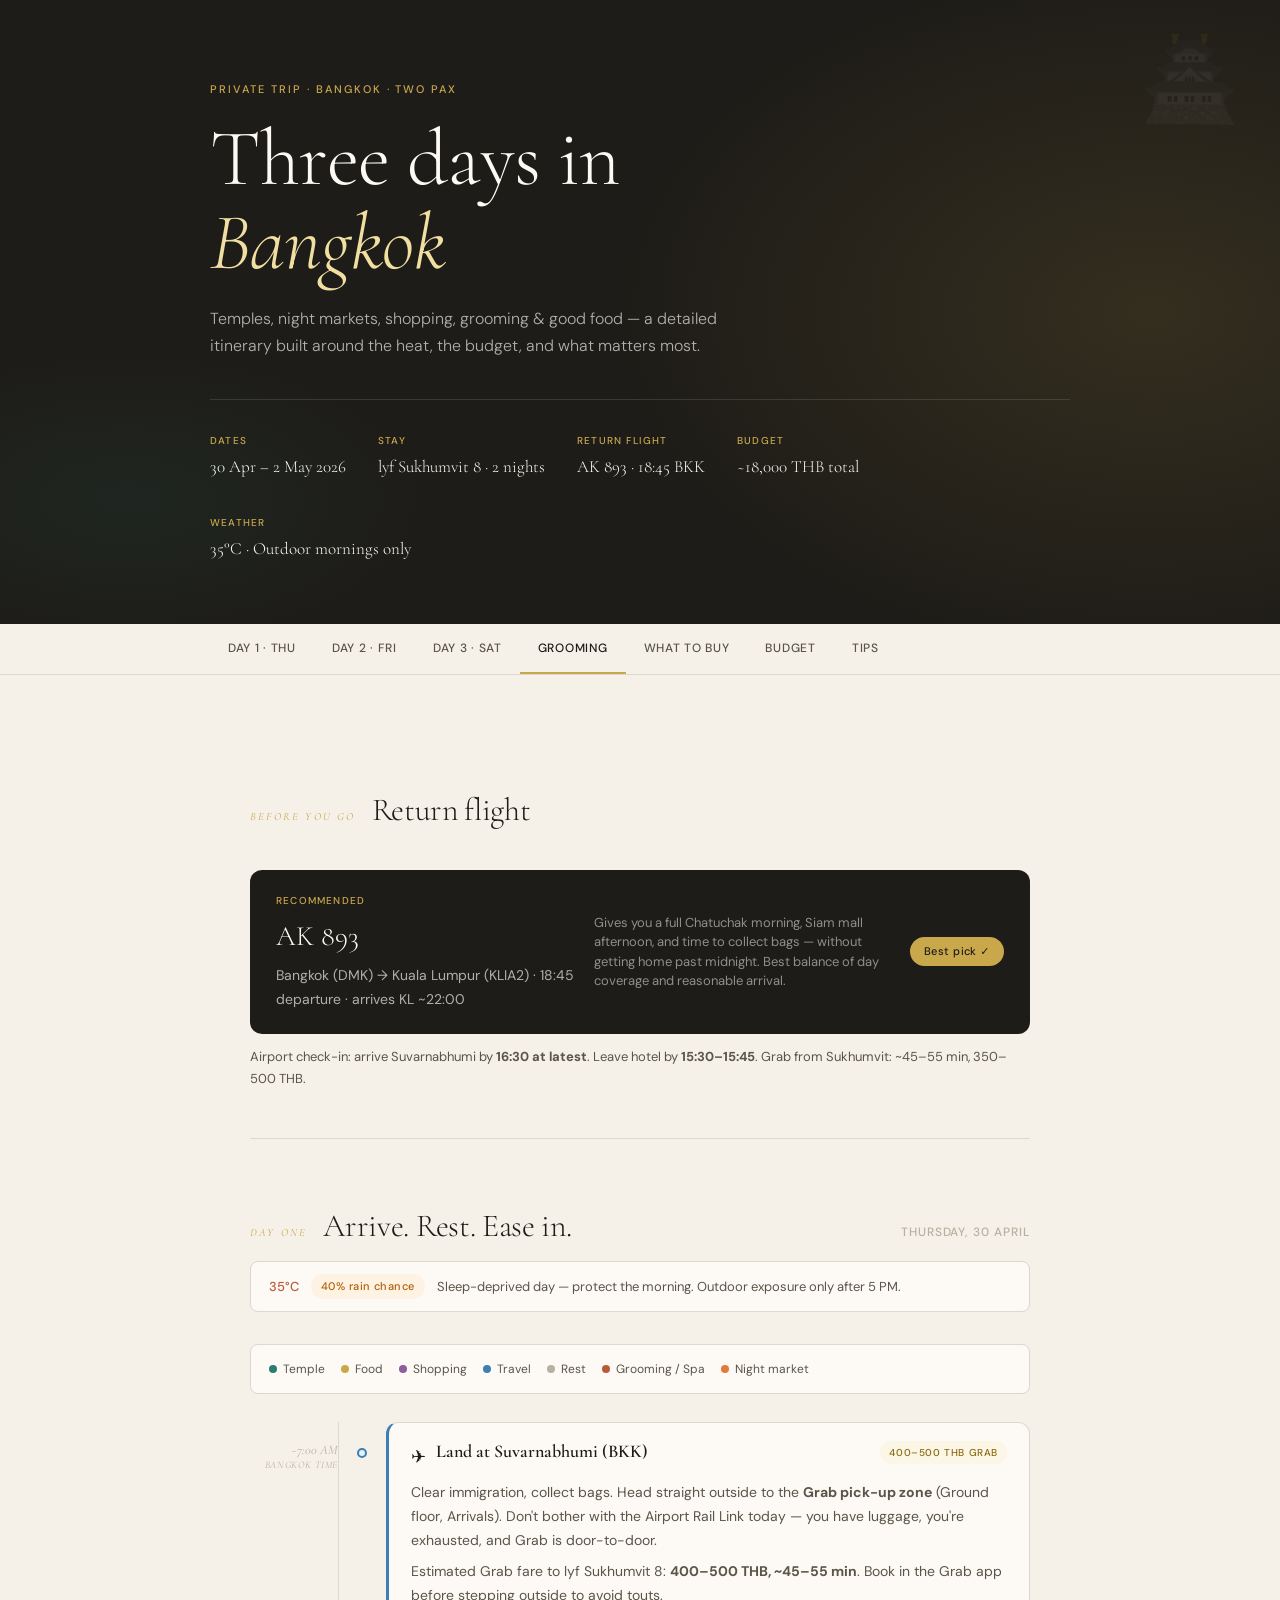
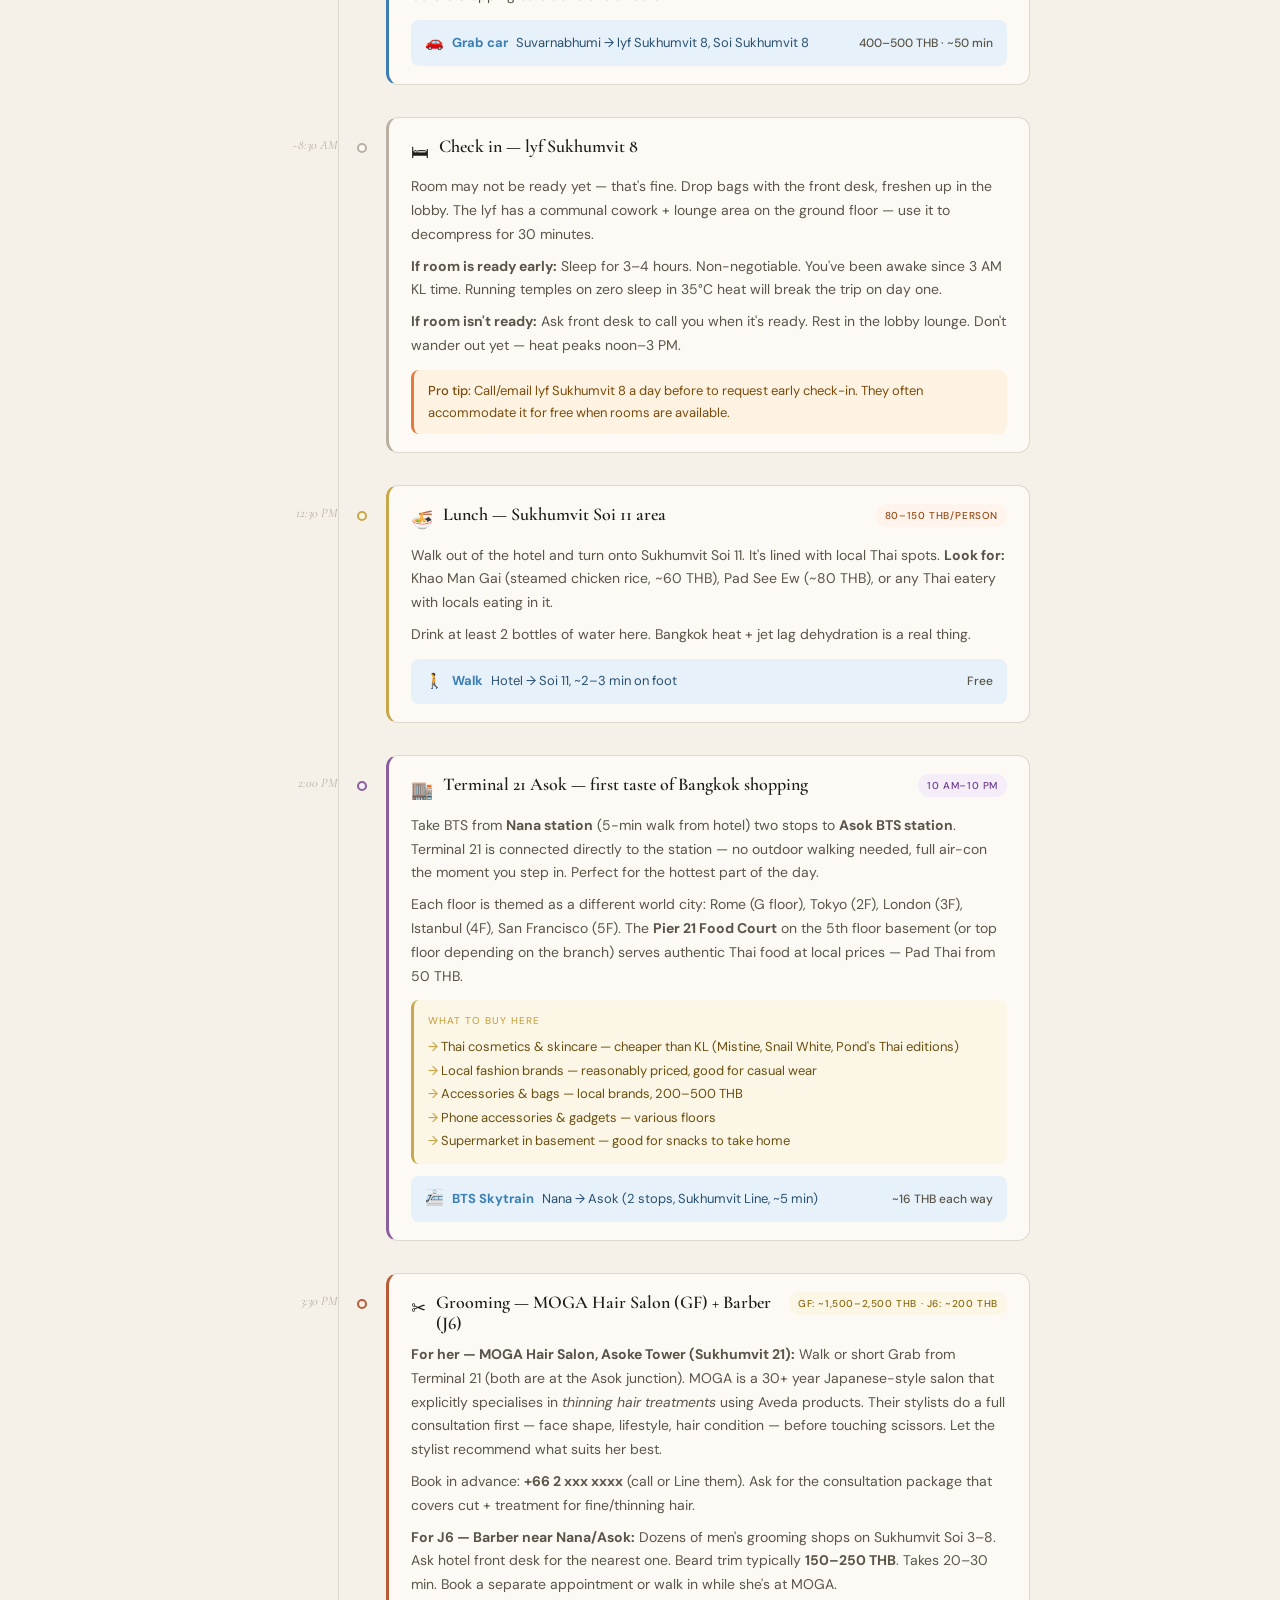
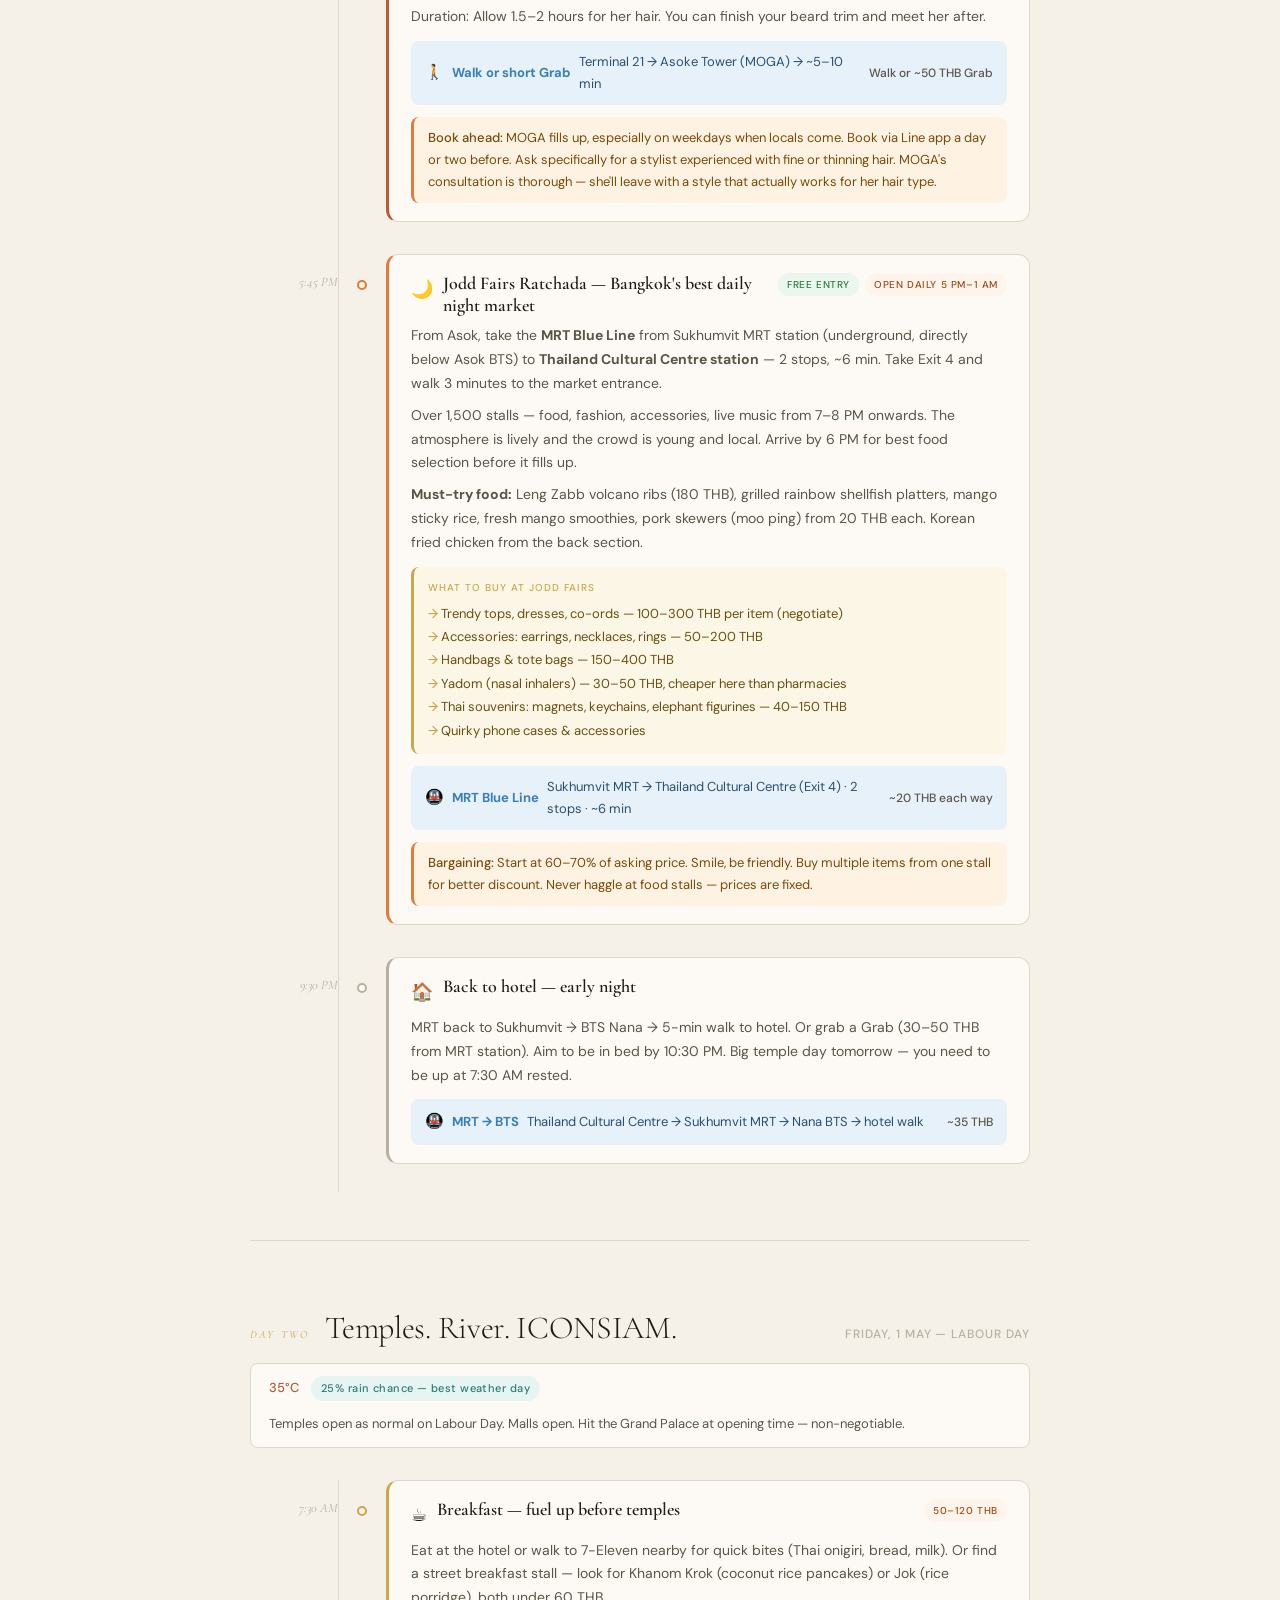
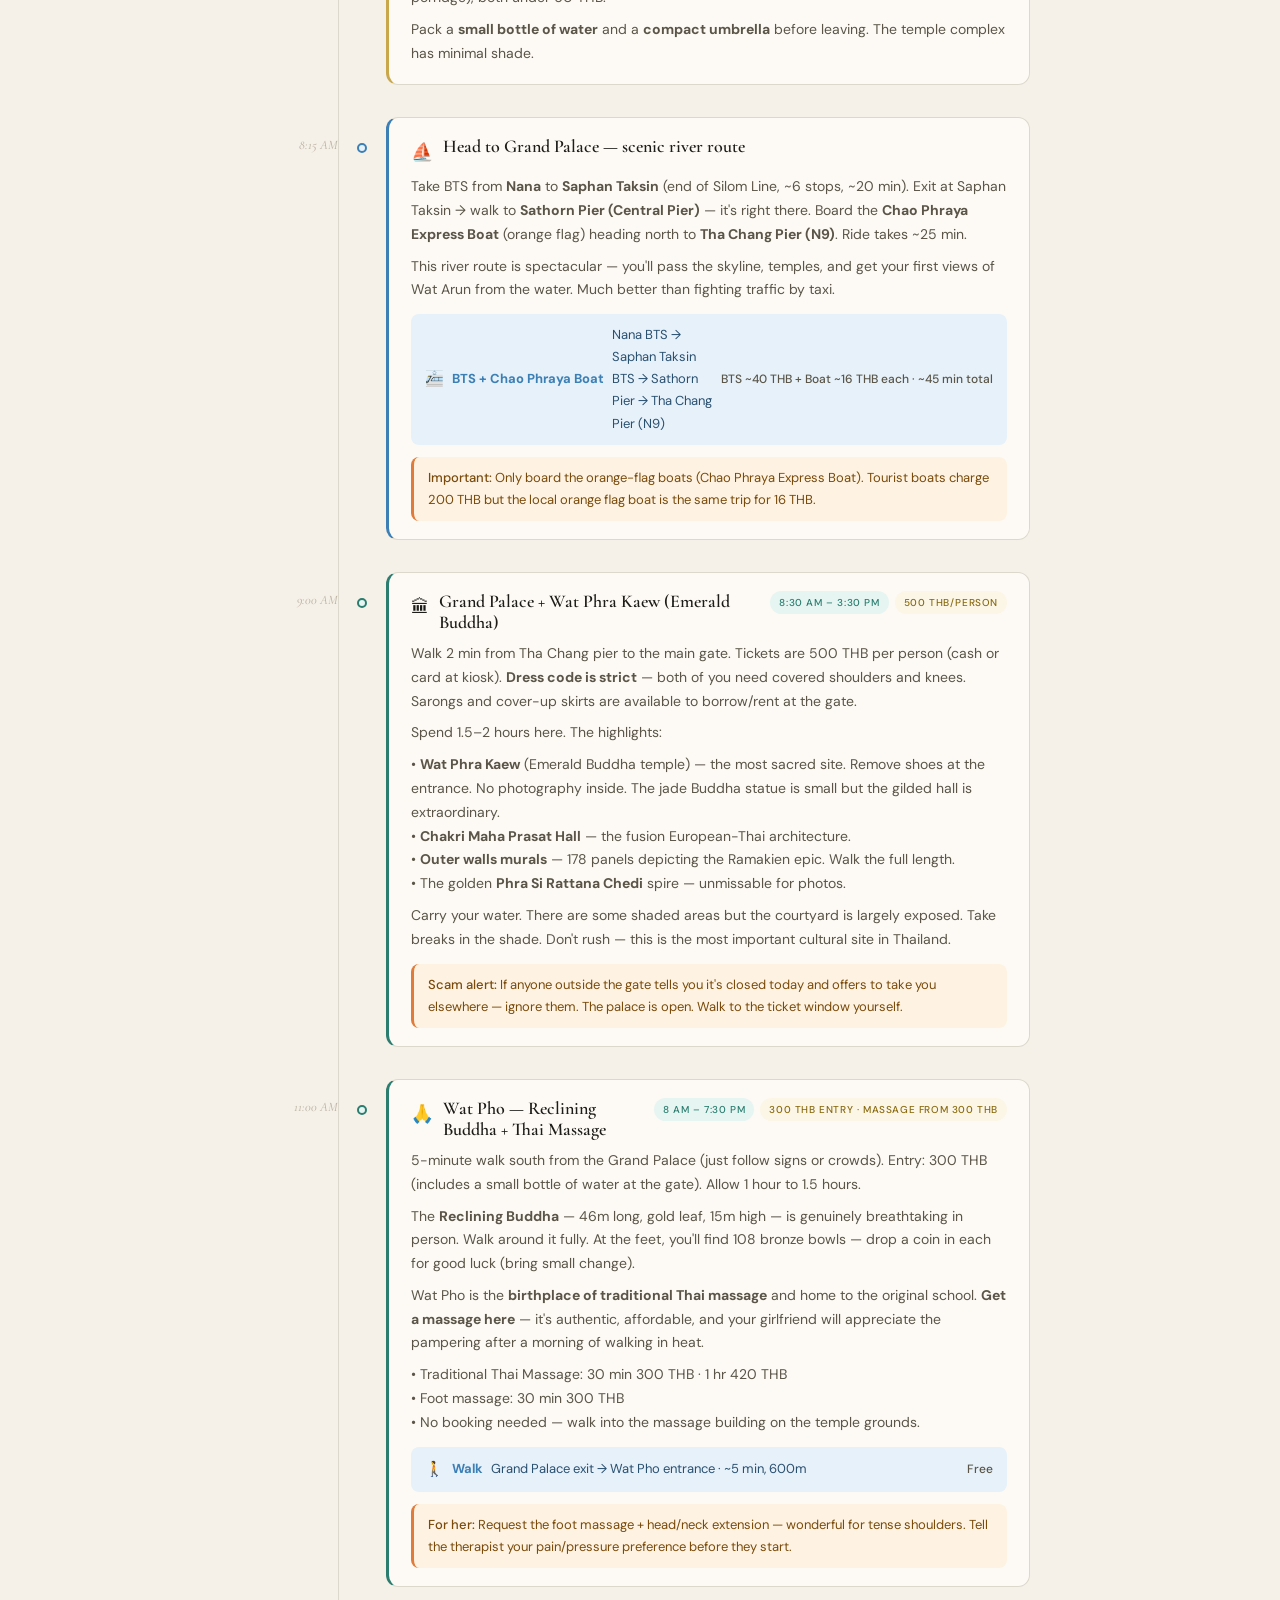
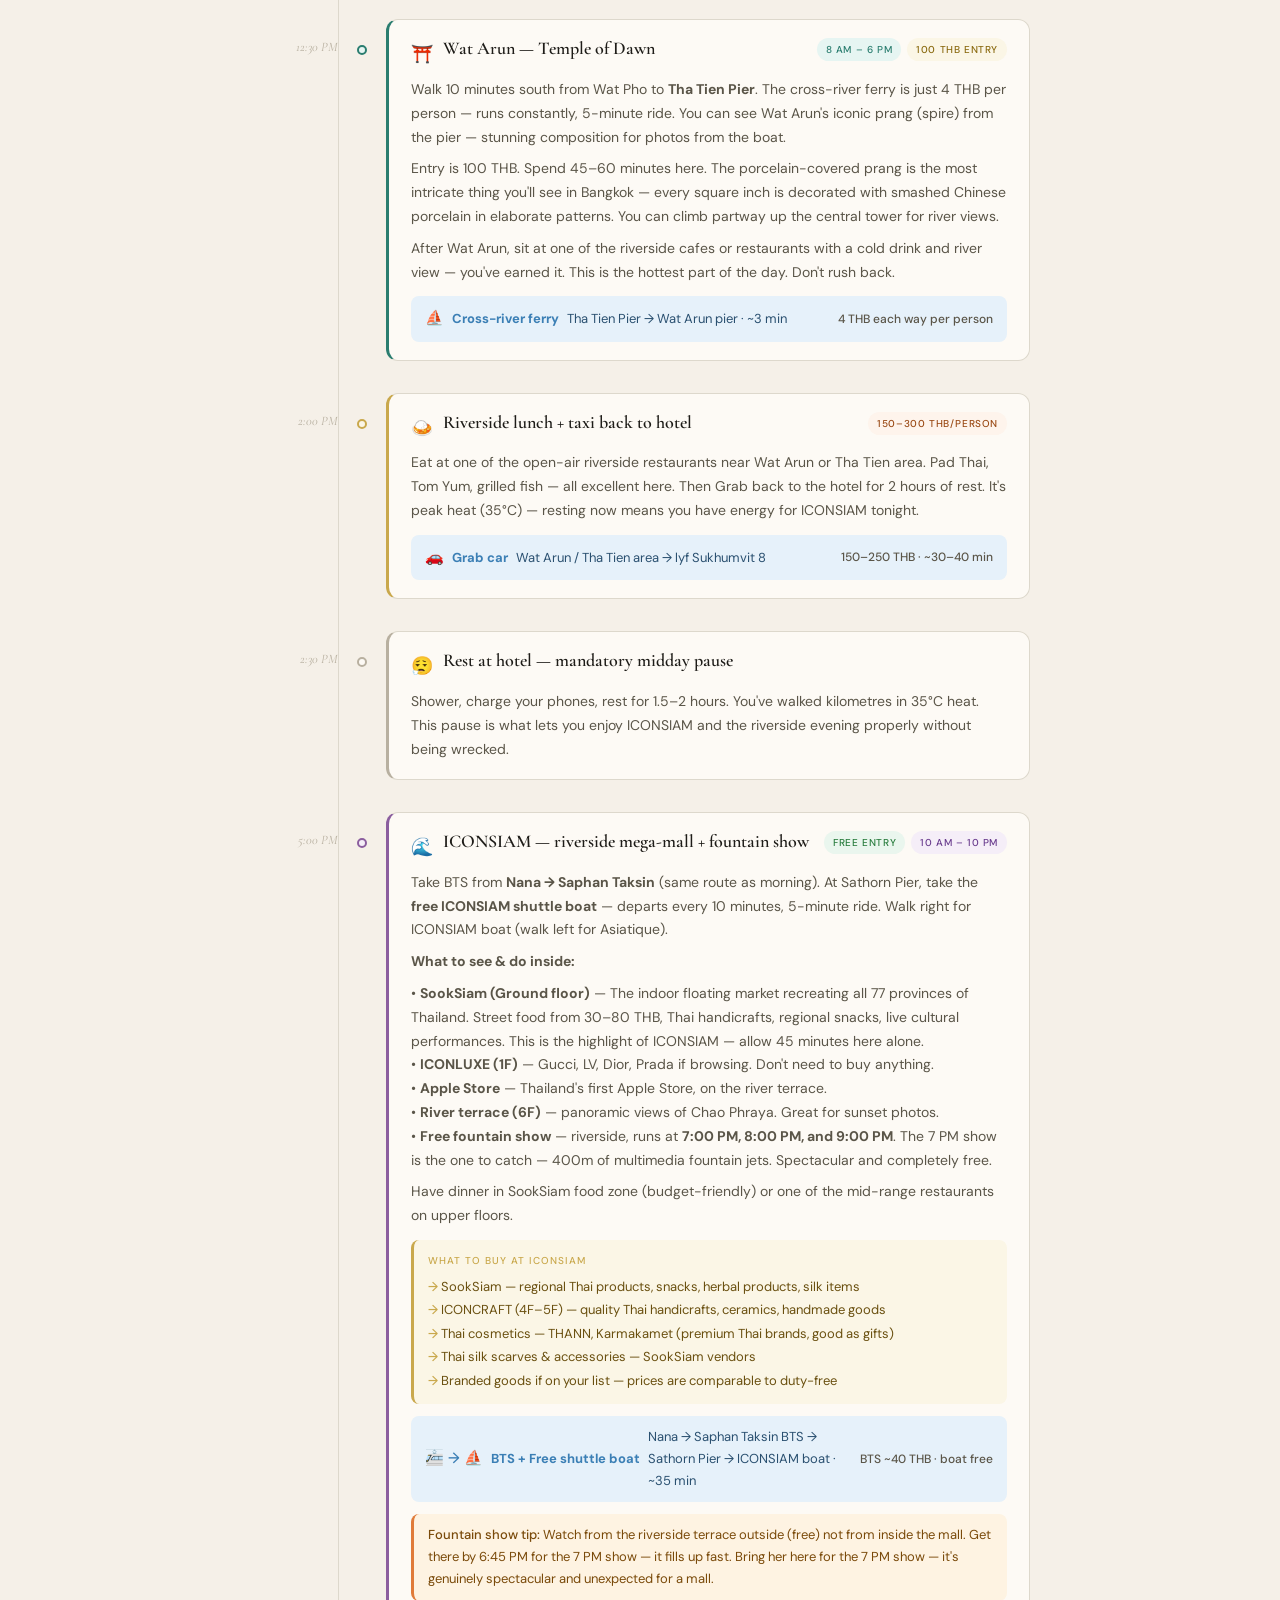
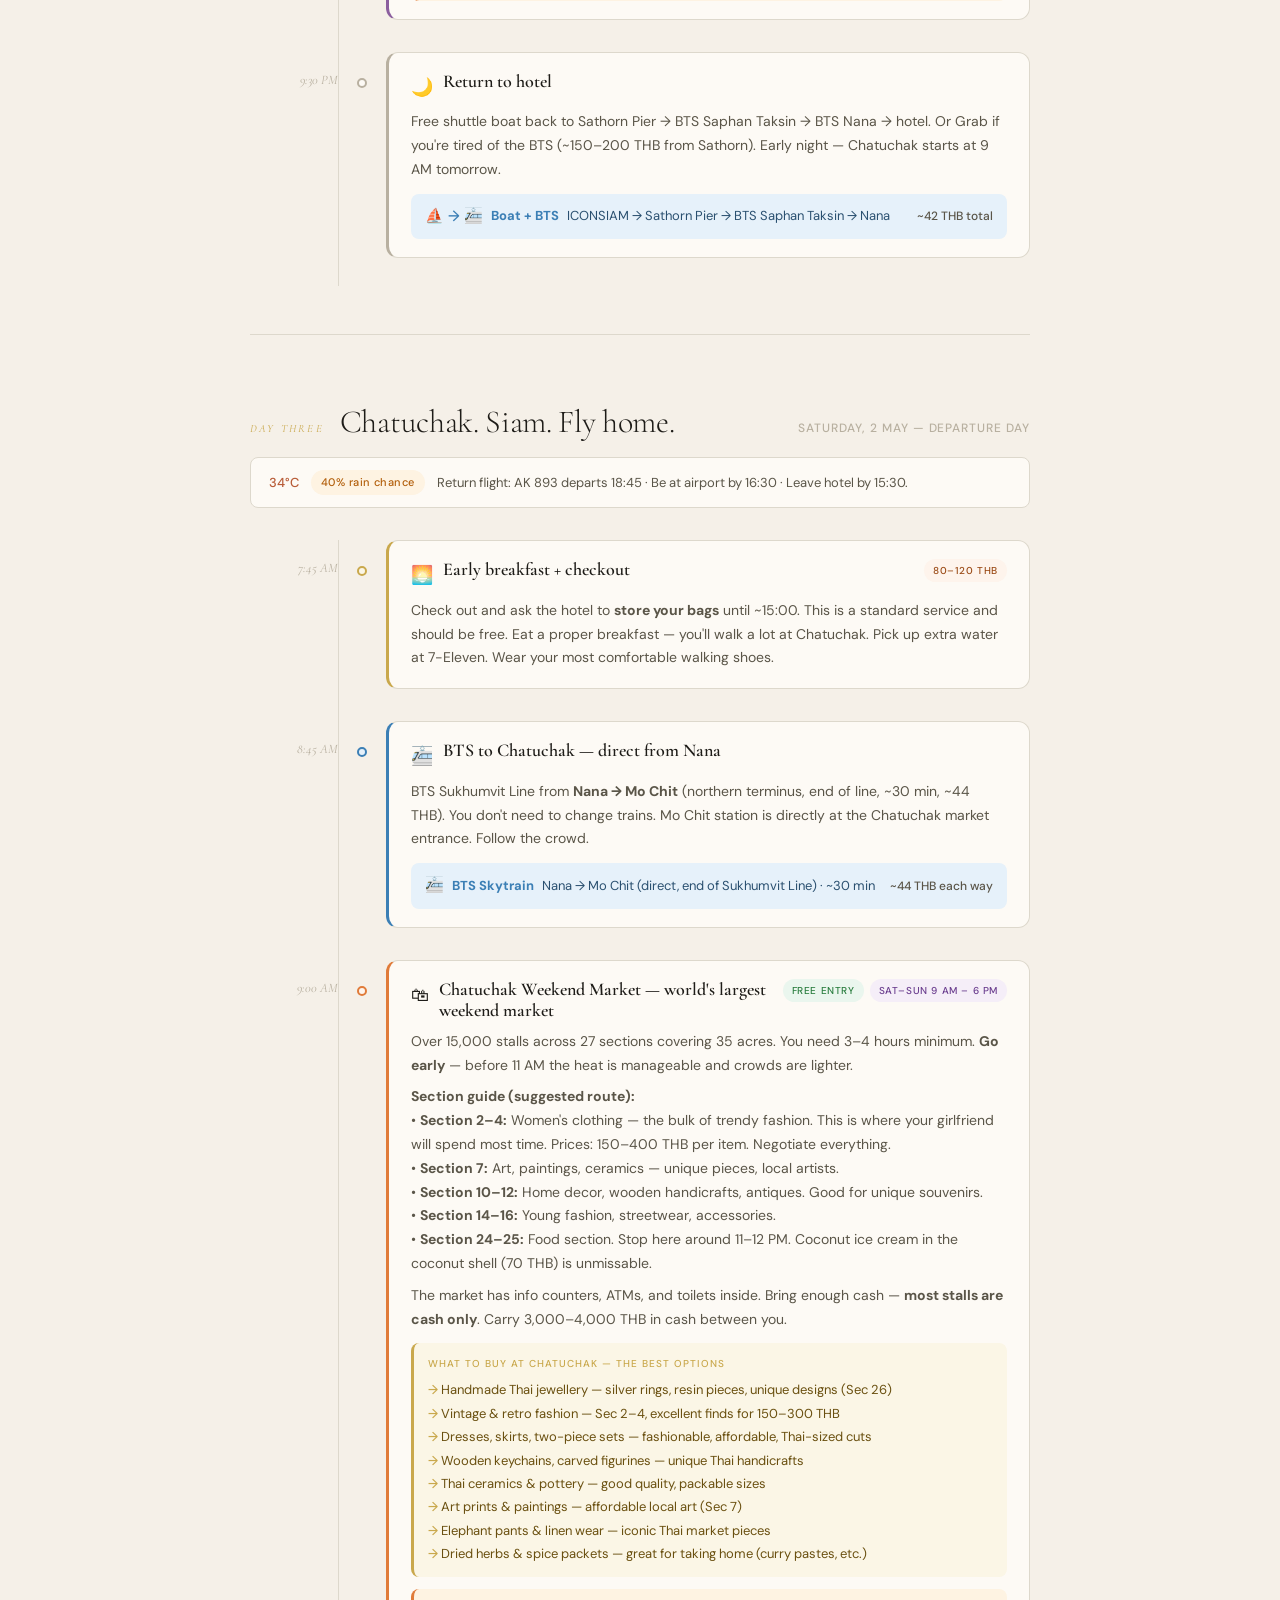
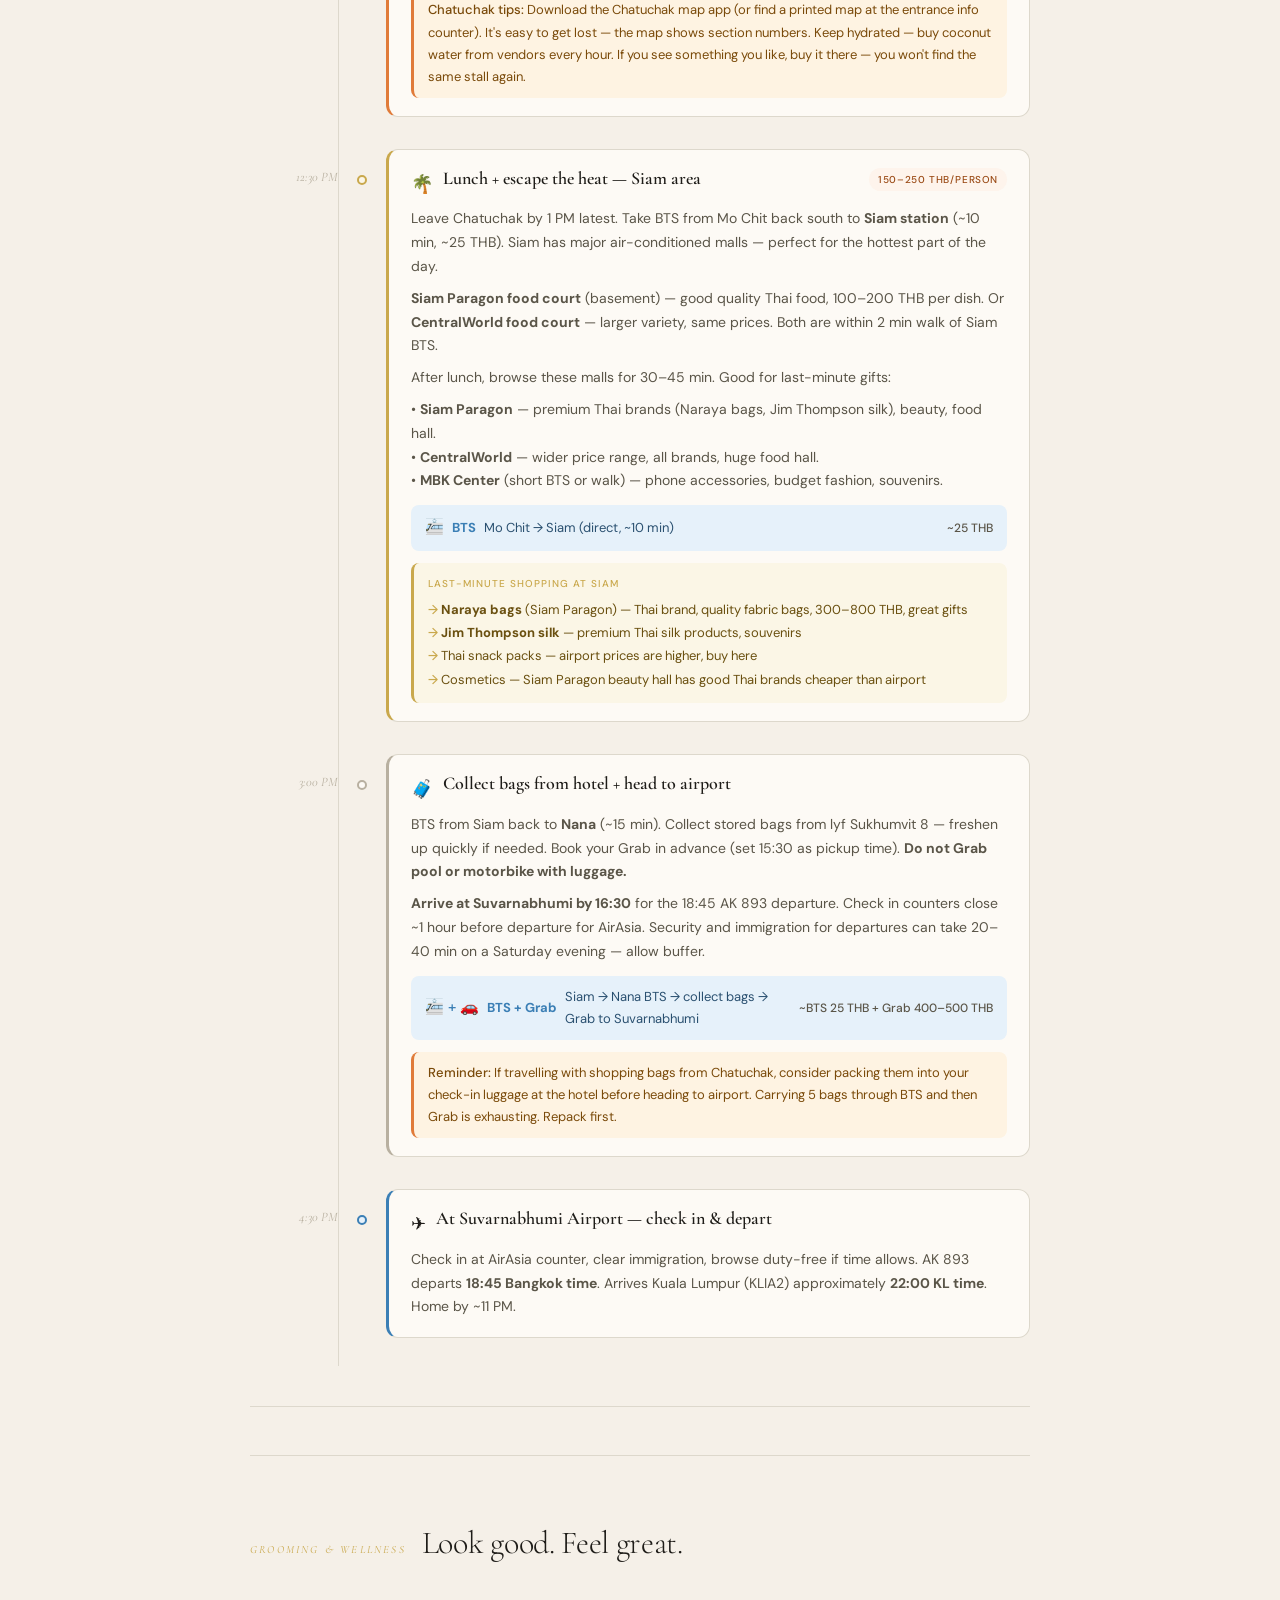
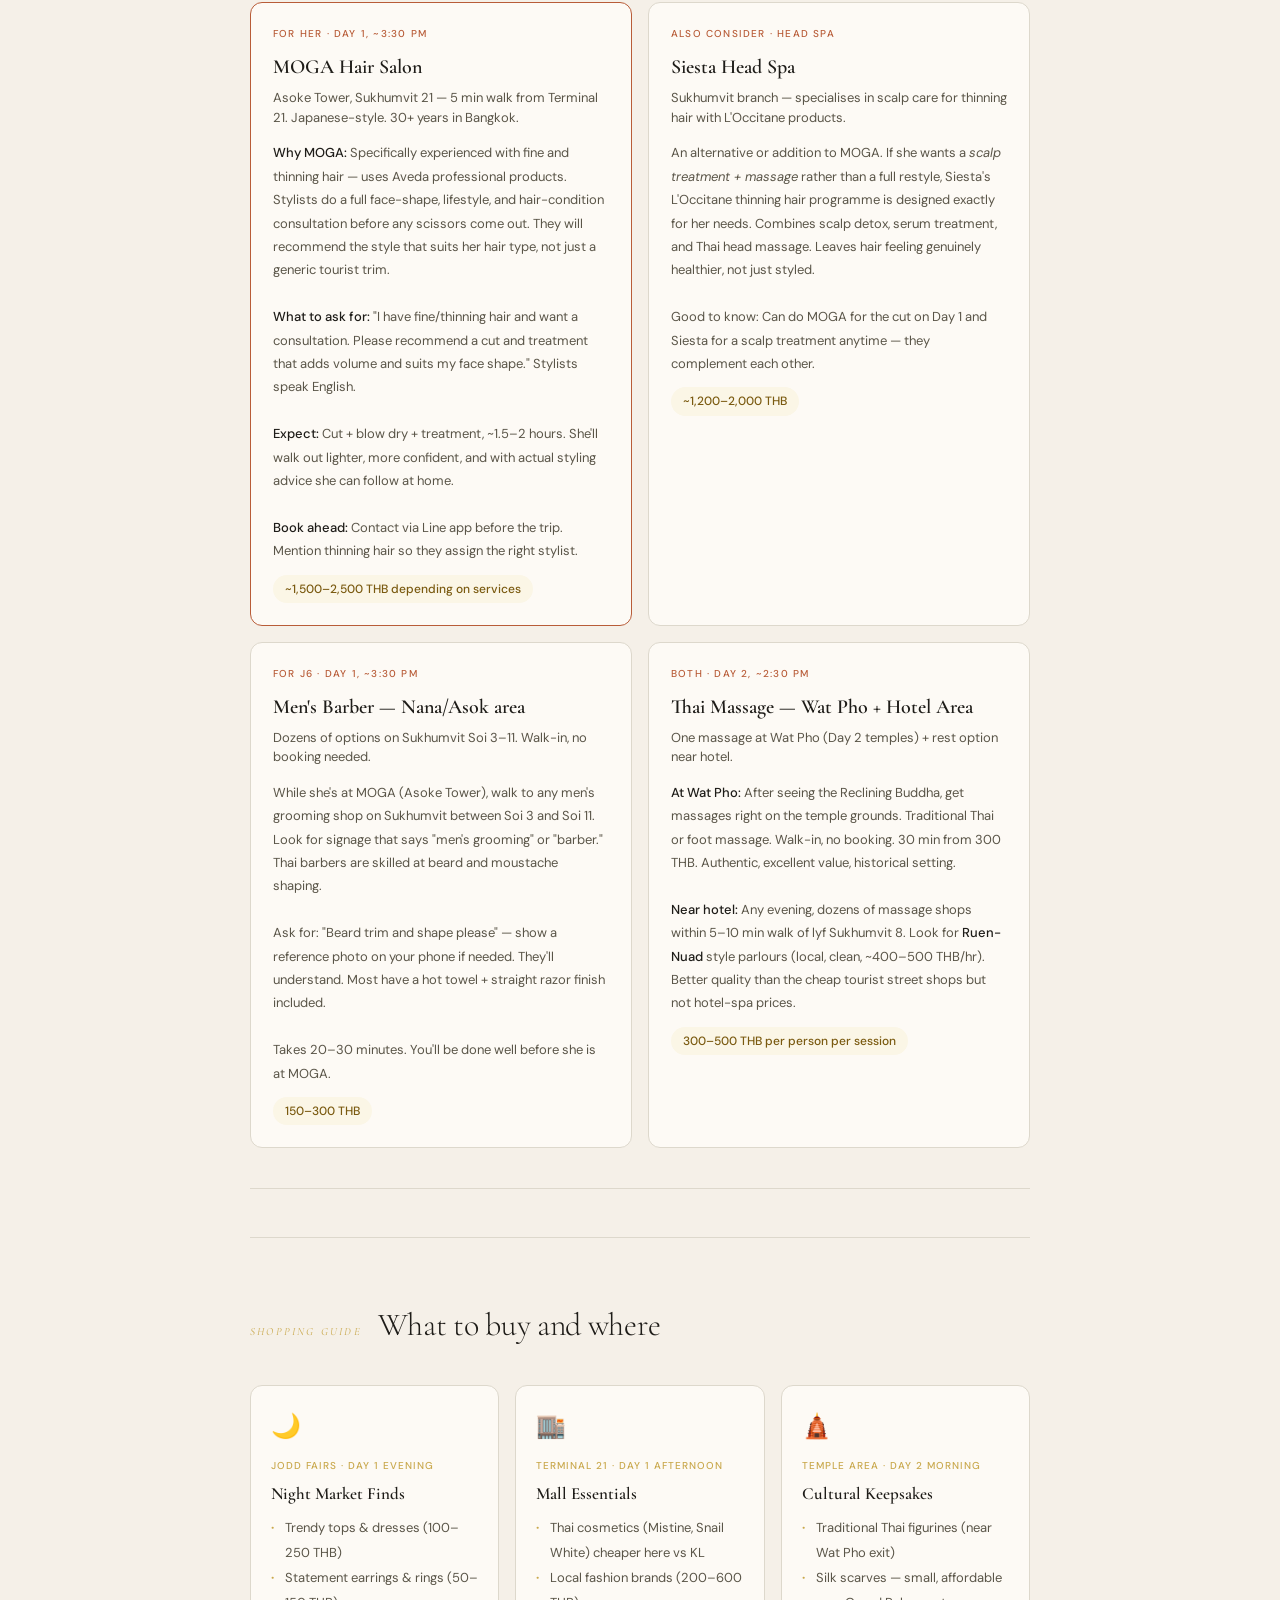
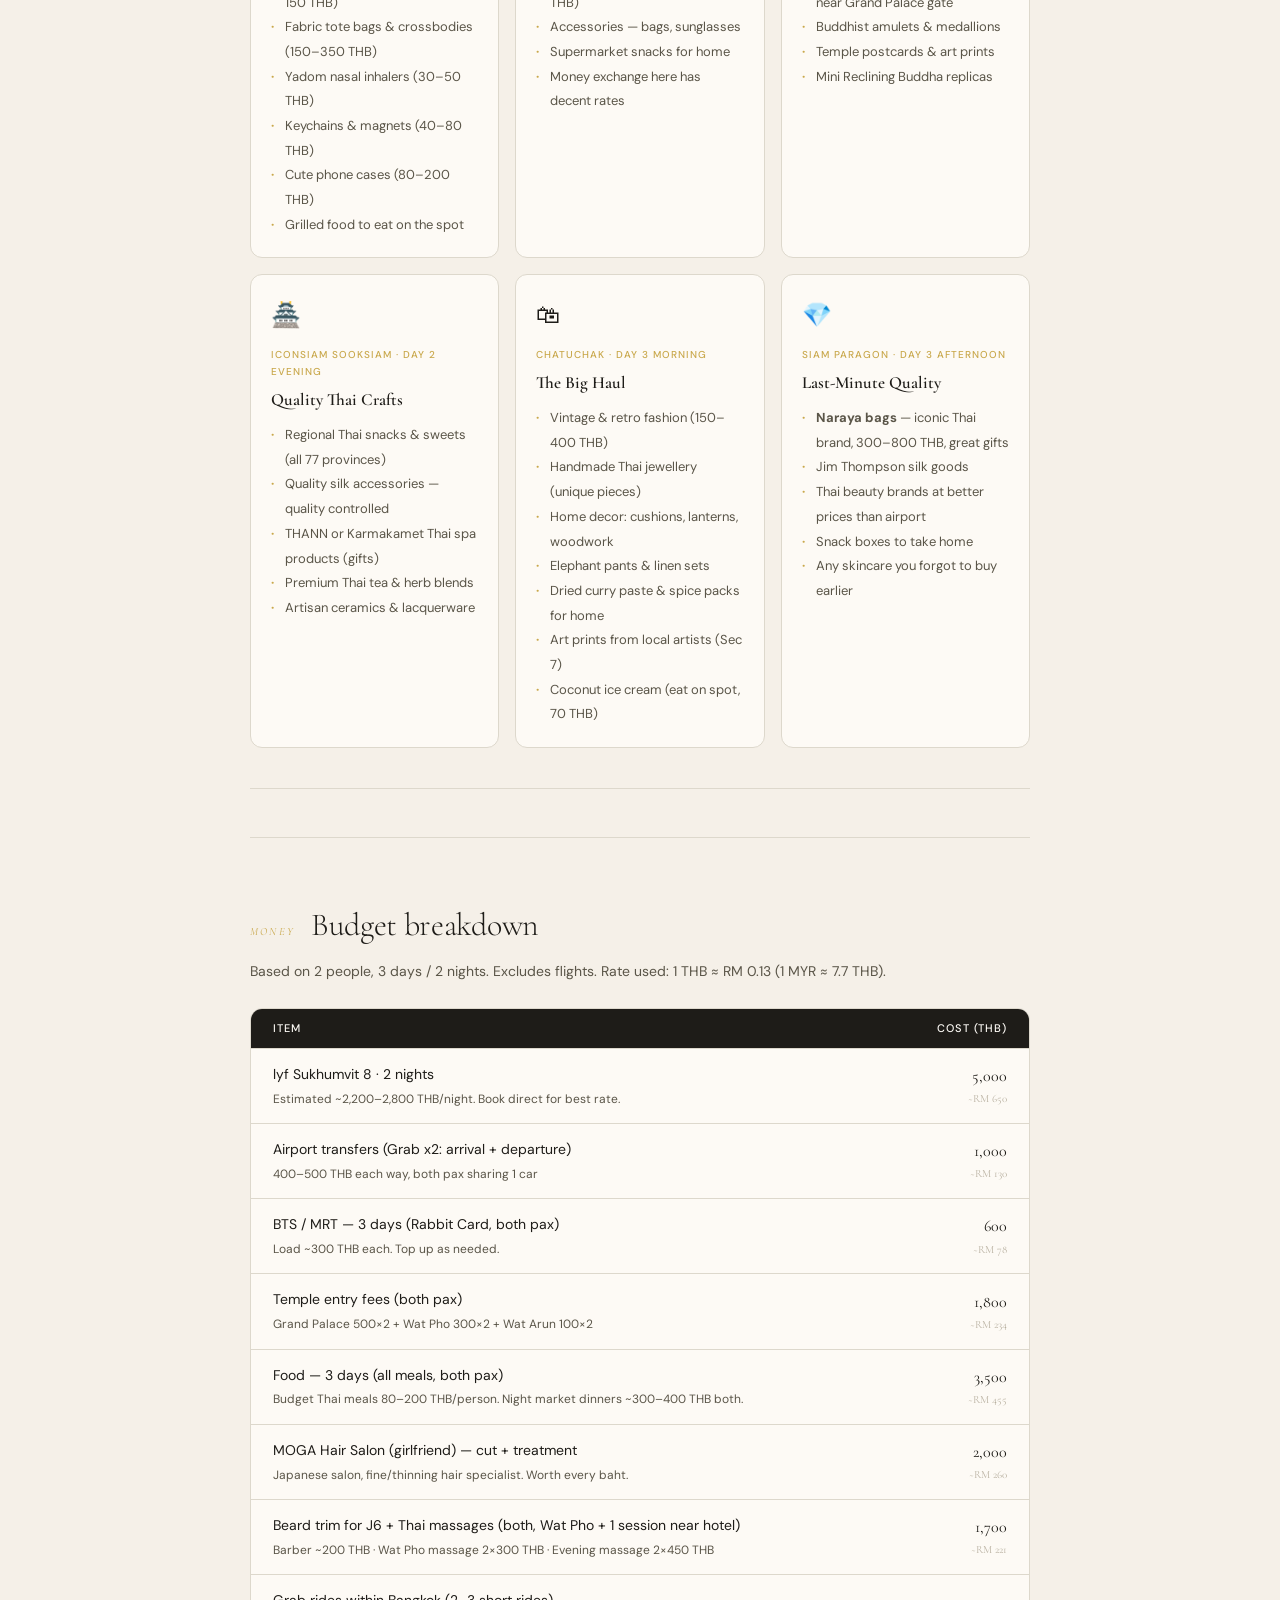
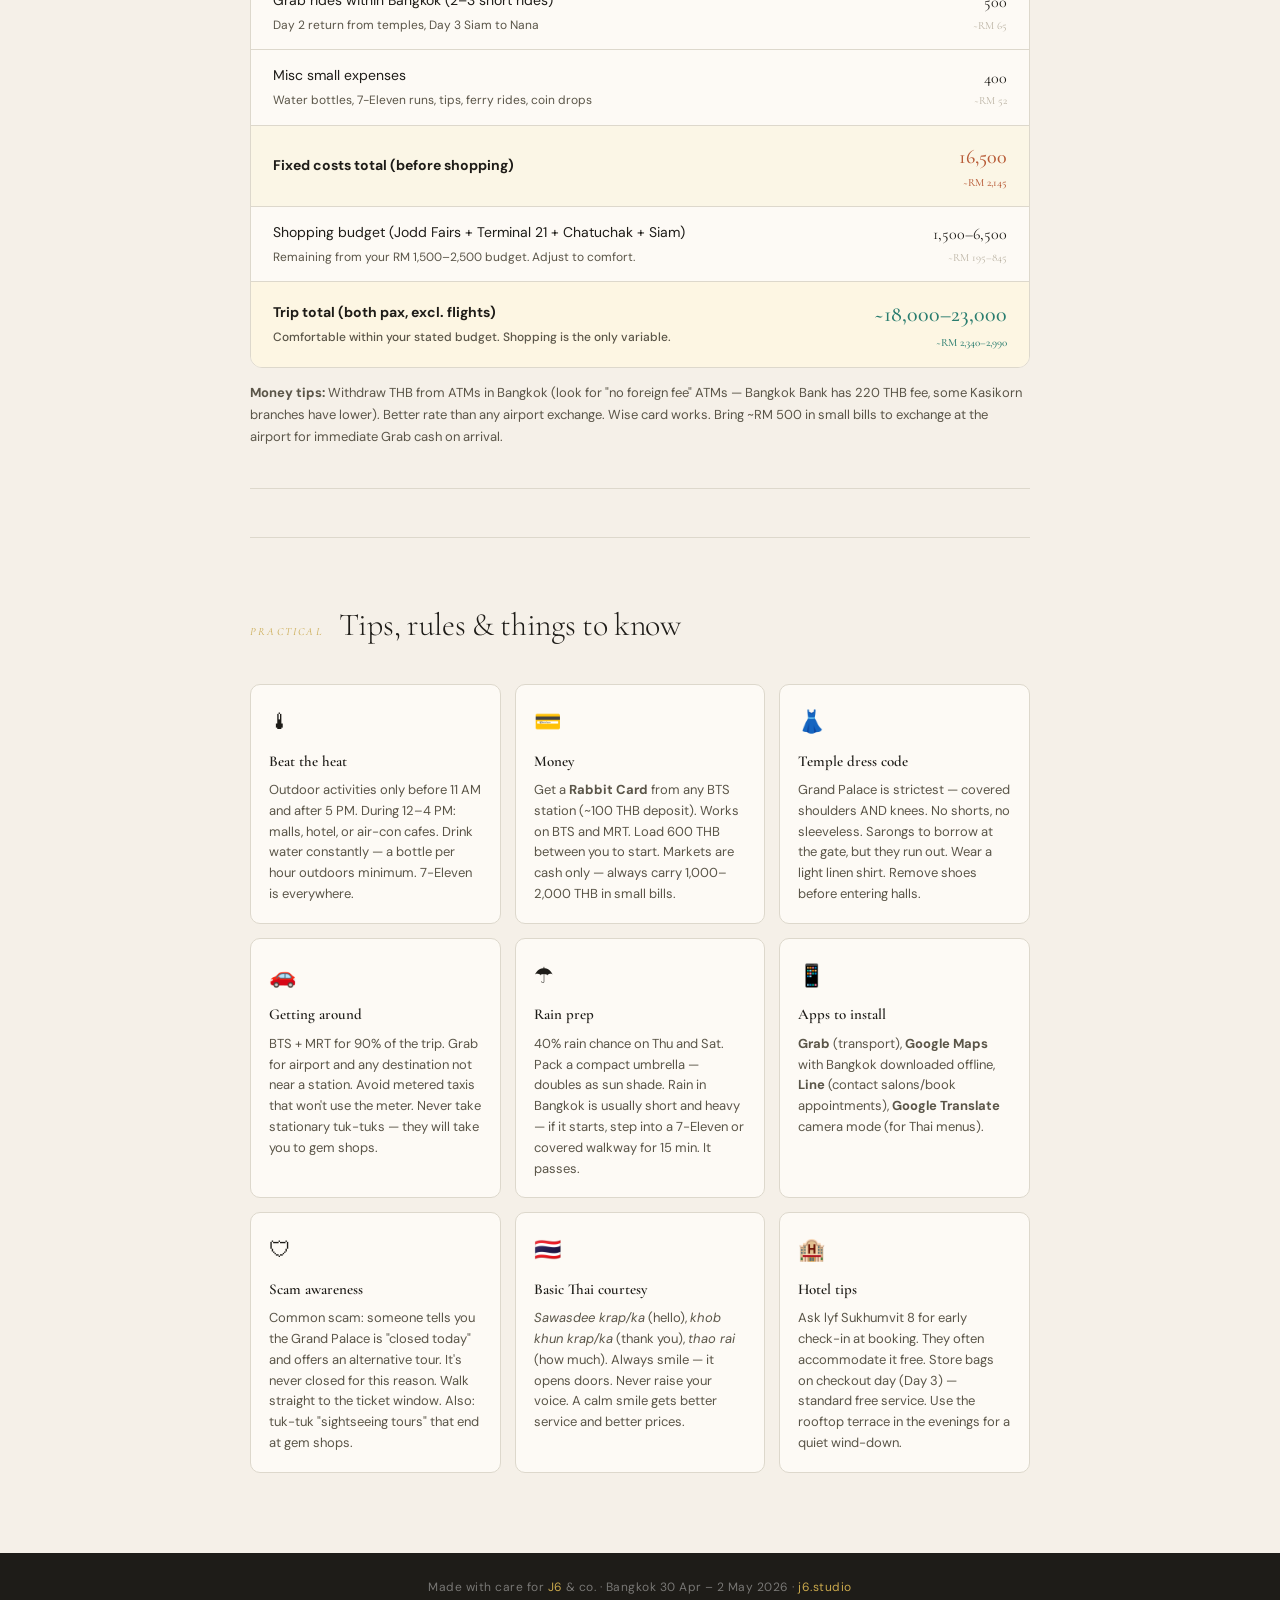
<file: projects/bangkok/index.html>
<!DOCTYPE html>
<html lang="en">
<head>
<meta charset="UTF-8">
<meta name="viewport" content="width=device-width, initial-scale=1.0">
<title>Bangkok — 30 Apr to 2 May 2026</title>
<link href="https://fonts.googleapis.com/css2?family=Cormorant+Garamond:ital,wght@0,300;0,400;0,600;1,300;1,400&family=DM+Sans:wght@300;400;500&display=swap" rel="stylesheet">
<style>
  *, *::before, *::after { box-sizing: border-box; margin: 0; padding: 0; }

  :root {
    --cream: #F5F0E8;
    --warm-white: #FDFAF5;
    --charcoal: #1E1C18;
    --mid: #5A5548;
    --faint: #B8B0A0;
    --gold: #C9A84C;
    --gold-light: #F0DFA0;
    --gold-pale: #FBF6E6;
    --rust: #B85C38;
    --teal: #2A7D6F;
    --teal-light: #E6F5F2;
    --sky: #3B7FB5;
    --sky-light: #E6F1FA;
    --border: #DDD8CC;
    --serif: 'Cormorant Garamond', Georgia, serif;
    --sans: 'DM Sans', system-ui, sans-serif;
  }

  html { scroll-behavior: smooth; }

  body {
    font-family: var(--sans);
    background: var(--cream);
    color: var(--charcoal);
    line-height: 1.7;
    font-size: 15px;
    -webkit-font-smoothing: antialiased;
  }

  /* ── HERO ────────────────────────────────── */
  .hero {
    background: var(--charcoal);
    color: var(--warm-white);
    padding: 80px 40px 60px;
    position: relative;
    overflow: hidden;
  }
  .hero::before {
    content: '';
    position: absolute;
    inset: 0;
    background:
      radial-gradient(ellipse 60% 80% at 90% 50%, rgba(201,168,76,.13) 0%, transparent 70%),
      radial-gradient(ellipse 40% 40% at 10% 80%, rgba(42,125,111,.1) 0%, transparent 60%);
  }
  .hero-inner { max-width: 860px; margin: 0 auto; position: relative; }
  .hero-kicker {
    font-family: var(--sans);
    font-size: 11px;
    font-weight: 500;
    letter-spacing: .18em;
    text-transform: uppercase;
    color: var(--gold);
    margin-bottom: 18px;
  }
  .hero h1 {
    font-family: var(--serif);
    font-size: clamp(42px, 7vw, 80px);
    font-weight: 300;
    line-height: 1.05;
    letter-spacing: -.01em;
    margin-bottom: 20px;
  }
  .hero h1 em {
    font-style: italic;
    color: var(--gold-light);
  }
  .hero-sub {
    font-size: 16px;
    color: rgba(255,255,255,.65);
    max-width: 520px;
    margin-bottom: 40px;
    font-weight: 300;
  }
  .hero-stats {
    display: flex;
    gap: 32px;
    flex-wrap: wrap;
    padding-top: 32px;
    border-top: 1px solid rgba(255,255,255,.12);
  }
  .hstat { }
  .hstat-label {
    font-size: 10px;
    letter-spacing: .12em;
    text-transform: uppercase;
    color: var(--gold);
    font-weight: 500;
    margin-bottom: 4px;
  }
  .hstat-val {
    font-family: var(--serif);
    font-size: 17px;
    color: var(--warm-white);
    font-weight: 300;
  }
  .thai-pattern {
    position: absolute;
    right: 40px;
    top: 40px;
    font-size: 80px;
    opacity: .06;
    font-family: serif;
    user-select: none;
    line-height: 1;
  }

  /* ── NAV ───────────────────────────────── */
  .sticky-nav {
    position: sticky;
    top: 0;
    z-index: 100;
    background: rgba(245,240,232,.95);
    backdrop-filter: blur(8px);
    border-bottom: 1px solid var(--border);
    padding: 0 40px;
  }
  .nav-inner {
    max-width: 860px;
    margin: 0 auto;
    display: flex;
    gap: 0;
    overflow-x: auto;
    scrollbar-width: none;
  }
  .nav-inner::-webkit-scrollbar { display: none; }
  .nav-link {
    font-size: 12px;
    font-weight: 500;
    letter-spacing: .06em;
    text-transform: uppercase;
    color: var(--mid);
    text-decoration: none;
    padding: 14px 18px;
    white-space: nowrap;
    border-bottom: 2px solid transparent;
    transition: all .2s;
  }
  .nav-link:hover, .nav-link.active { color: var(--charcoal); border-bottom-color: var(--gold); }

  /* ── MAIN ──────────────────────────────── */
  .main { max-width: 860px; margin: 0 auto; padding: 0 40px 80px; }

  /* ── SECTION HEADERS ───────────────────── */
  .section-head {
    padding: 60px 0 8px;
    border-top: 1px solid var(--border);
    margin-top: 48px;
    display: flex;
    align-items: baseline;
    gap: 16px;
    flex-wrap: wrap;
  }
  .section-head:first-of-type { border-top: none; margin-top: 48px; }
  .section-num {
    font-family: var(--serif);
    font-size: 11px;
    letter-spacing: .2em;
    text-transform: uppercase;
    color: var(--gold);
    font-style: italic;
  }
  .section-title {
    font-family: var(--serif);
    font-size: 32px;
    font-weight: 300;
    letter-spacing: -.01em;
    color: var(--charcoal);
  }
  .section-date {
    font-size: 12px;
    font-weight: 500;
    letter-spacing: .08em;
    text-transform: uppercase;
    color: var(--faint);
    margin-left: auto;
  }
  .section-weather {
    display: flex;
    align-items: center;
    gap: 12px;
    margin-bottom: 32px;
    padding: 12px 18px;
    background: var(--warm-white);
    border-radius: 8px;
    border: 1px solid var(--border);
    font-size: 13px;
    color: var(--mid);
    flex-wrap: wrap;
  }
  .weather-temp { font-weight: 500; color: var(--rust); }
  .weather-pill {
    font-size: 11px;
    font-weight: 500;
    letter-spacing: .04em;
    padding: 3px 10px;
    border-radius: 20px;
  }
  .pill-warn { background: #FEF3E2; color: #B25E0A; }
  .pill-ok   { background: #E6F5F2; color: #2A7D6F; }

  /* ── TIMELINE ──────────────────────────── */
  .timeline { position: relative; }
  .timeline::before {
    content: '';
    position: absolute;
    left: 88px;
    top: 0;
    bottom: 0;
    width: 1px;
    background: var(--border);
  }

  .tl-block {
    display: grid;
    grid-template-columns: 88px 1fr;
    gap: 0 24px;
    margin-bottom: 4px;
  }
  .tl-time {
    text-align: right;
    padding-top: 20px;
    font-family: var(--serif);
    font-size: 13px;
    color: var(--faint);
    font-style: italic;
    white-space: nowrap;
    line-height: 1.3;
  }
  .tl-time .period { font-size: 10px; display: block; letter-spacing: .06em; text-transform: uppercase; }

  .tl-right {
    padding-left: 24px;
    padding-bottom: 28px;
    position: relative;
  }
  .tl-right::before {
    content: '';
    position: absolute;
    left: -5px;
    top: 26px;
    width: 10px;
    height: 10px;
    border-radius: 50%;
    background: var(--cream);
    border: 2px solid var(--border);
  }

  .tl-block.type-temple   .tl-right::before { border-color: var(--teal);  background: var(--teal-light); }
  .tl-block.type-food     .tl-right::before { border-color: var(--gold);  background: var(--gold-pale); }
  .tl-block.type-shop     .tl-right::before { border-color: #8B5E9E;      background: #F5EEF8; }
  .tl-block.type-travel   .tl-right::before { border-color: var(--sky);   background: var(--sky-light); }
  .tl-block.type-rest     .tl-right::before { border-color: var(--faint); background: var(--warm-white); }
  .tl-block.type-spa      .tl-right::before { border-color: var(--rust);  background: #FDF0EB; }
  .tl-block.type-market   .tl-right::before { border-color: #E07B39;      background: #FEF4EC; }

  .tl-card {
    background: var(--warm-white);
    border: 1px solid var(--border);
    border-radius: 12px;
    padding: 18px 22px;
    transition: box-shadow .2s;
  }
  .tl-card:hover { box-shadow: 0 4px 20px rgba(0,0,0,.06); }

  .tl-block.type-temple   .tl-card { border-left: 3px solid var(--teal); }
  .tl-block.type-food     .tl-card { border-left: 3px solid var(--gold); }
  .tl-block.type-shop     .tl-card { border-left: 3px solid #8B5E9E; }
  .tl-block.type-travel   .tl-card { border-left: 3px solid var(--sky); }
  .tl-block.type-rest     .tl-card { border-left: 3px solid var(--faint); }
  .tl-block.type-spa      .tl-card { border-left: 3px solid var(--rust); }
  .tl-block.type-market   .tl-card { border-left: 3px solid #E07B39; }

  .tl-head {
    display: flex;
    align-items: flex-start;
    gap: 10px;
    margin-bottom: 8px;
    flex-wrap: wrap;
  }
  .tl-icon { font-size: 18px; flex-shrink: 0; margin-top: 1px; }
  .tl-title {
    font-family: var(--serif);
    font-size: 18px;
    font-weight: 600;
    line-height: 1.2;
    flex: 1;
  }
  .tl-tags { display: flex; gap: 6px; flex-wrap: wrap; margin-left: auto; }
  .tl-tag {
    font-size: 10px;
    font-weight: 500;
    letter-spacing: .06em;
    text-transform: uppercase;
    padding: 3px 9px;
    border-radius: 20px;
  }
  .tag-cost    { background: var(--gold-pale); color: #8A6A10; }
  .tag-temple  { background: var(--teal-light); color: var(--teal); }
  .tag-shop    { background: #F5EEF8; color: #6A3D8E; }
  .tag-food    { background: #FEF4EC; color: #9A4A15; }
  .tag-free    { background: #EAF6EE; color: #2A7D3F; }

  .tl-body { font-size: 14px; color: var(--mid); line-height: 1.7; }
  .tl-body p { margin-bottom: 8px; }
  .tl-body p:last-child { margin-bottom: 0; }

  /* transport strip */
  .transport-strip {
    display: flex;
    align-items: center;
    gap: 8px;
    margin-top: 12px;
    padding: 10px 14px;
    background: var(--sky-light);
    border-radius: 8px;
    font-size: 13px;
    color: var(--sky);
    font-weight: 500;
    flex-wrap: wrap;
  }
  .transport-strip .t-icon { font-size: 15px; }
  .transport-strip .t-route { font-weight: 400; color: #2A5070; flex: 1; }
  .transport-strip .t-cost  { font-size: 12px; color: var(--mid); }

  /* buy box */
  .buy-box {
    margin-top: 12px;
    padding: 12px 14px;
    background: var(--gold-pale);
    border-radius: 8px;
    border-left: 3px solid var(--gold);
  }
  .buy-box-label {
    font-size: 10px;
    font-weight: 500;
    letter-spacing: .1em;
    text-transform: uppercase;
    color: var(--gold);
    margin-bottom: 6px;
  }
  .buy-list {
    list-style: none;
    font-size: 13px;
    color: #6A5010;
    line-height: 1.8;
  }
  .buy-list li::before { content: '→ '; color: var(--gold); font-weight: 500; }

  /* tip box */
  .tip-box {
    margin-top: 12px;
    padding: 10px 14px;
    background: #FEF3E2;
    border-radius: 8px;
    font-size: 13px;
    color: #7A4A0A;
    border-left: 3px solid #E07B39;
  }
  .tip-box strong { font-weight: 500; }

  /* ── GROOMING SECTION ──────────────────── */
  .grooming-grid {
    display: grid;
    grid-template-columns: 1fr 1fr;
    gap: 16px;
    margin-top: 24px;
  }
  @media (max-width: 620px) { .grooming-grid { grid-template-columns: 1fr; } }

  .grm-card {
    background: var(--warm-white);
    border: 1px solid var(--border);
    border-radius: 12px;
    padding: 22px;
  }
  .grm-card.featured {
    border-color: var(--rust);
    border-width: 1.5px;
  }
  .grm-label {
    font-size: 10px;
    font-weight: 500;
    letter-spacing: .12em;
    text-transform: uppercase;
    color: var(--rust);
    margin-bottom: 8px;
  }
  .grm-name {
    font-family: var(--serif);
    font-size: 20px;
    font-weight: 600;
    margin-bottom: 4px;
  }
  .grm-sub { font-size: 13px; color: var(--mid); margin-bottom: 14px; line-height: 1.5; }
  .grm-detail { font-size: 13px; color: var(--mid); line-height: 1.8; }
  .grm-detail strong { color: var(--charcoal); font-weight: 500; }
  .grm-price {
    display: inline-block;
    margin-top: 12px;
    background: var(--gold-pale);
    color: #7A5A10;
    font-size: 12px;
    font-weight: 500;
    padding: 4px 12px;
    border-radius: 20px;
  }

  /* ── WHAT TO BUY ───────────────────────── */
  .buy-grid {
    display: grid;
    grid-template-columns: repeat(auto-fit, minmax(220px, 1fr));
    gap: 16px;
    margin-top: 24px;
  }
  .buy-card {
    background: var(--warm-white);
    border: 1px solid var(--border);
    border-radius: 12px;
    padding: 20px;
  }
  .buy-card-icon { font-size: 24px; margin-bottom: 10px; display: block; }
  .buy-card-place {
    font-size: 10px;
    font-weight: 500;
    letter-spacing: .1em;
    text-transform: uppercase;
    color: var(--gold);
    margin-bottom: 6px;
  }
  .buy-card-title {
    font-family: var(--serif);
    font-size: 17px;
    font-weight: 600;
    margin-bottom: 8px;
  }
  .buy-card-list {
    list-style: none;
    font-size: 13px;
    color: var(--mid);
    line-height: 1.9;
  }
  .buy-card-list li { padding-left: 14px; position: relative; }
  .buy-card-list li::before {
    content: '·';
    position: absolute;
    left: 0;
    color: var(--gold);
    font-weight: 700;
  }

  /* ── BUDGET TABLE ──────────────────────── */
  .budget-wrap {
    margin-top: 24px;
    background: var(--warm-white);
    border: 1px solid var(--border);
    border-radius: 12px;
    overflow: hidden;
  }
  .budget-row {
    display: grid;
    grid-template-columns: 1fr auto;
    gap: 16px;
    padding: 14px 22px;
    border-bottom: 1px solid var(--border);
    align-items: center;
    font-size: 14px;
  }
  .budget-row:last-child { border-bottom: none; }
  .budget-row.header {
    background: var(--charcoal);
    color: var(--warm-white);
    font-size: 11px;
    font-weight: 500;
    letter-spacing: .08em;
    text-transform: uppercase;
    padding: 10px 22px;
  }
  .budget-row.total {
    background: var(--gold-pale);
    font-weight: 500;
  }
  .budget-item { color: var(--charcoal); }
  .budget-item .note { font-size: 12px; color: var(--mid); margin-top: 2px; }
  .budget-thb { font-family: var(--serif); font-size: 16px; color: var(--charcoal); text-align: right; white-space: nowrap; }
  .budget-thb .myr { font-size: 11px; color: var(--faint); display: block; text-align: right; }
  .budget-row.total .budget-thb { font-size: 20px; color: var(--rust); }

  /* ── TIPS ──────────────────────────────── */
  .tips-grid {
    display: grid;
    grid-template-columns: repeat(auto-fit, minmax(200px, 1fr));
    gap: 14px;
    margin-top: 24px;
  }
  .tip-card {
    background: var(--warm-white);
    border: 1px solid var(--border);
    border-radius: 10px;
    padding: 18px;
  }
  .tip-card-icon { font-size: 22px; margin-bottom: 8px; display: block; }
  .tip-card-title {
    font-family: var(--serif);
    font-size: 15px;
    font-weight: 600;
    margin-bottom: 6px;
  }
  .tip-card-body { font-size: 13px; color: var(--mid); line-height: 1.6; }

  /* ── FLIGHT BOX ────────────────────────── */
  .flight-box {
    display: flex;
    align-items: center;
    gap: 16px;
    margin-top: 24px;
    background: var(--charcoal);
    color: var(--warm-white);
    border-radius: 12px;
    padding: 22px 26px;
    flex-wrap: wrap;
  }
  .flight-rec {
    font-size: 10px;
    letter-spacing: .12em;
    text-transform: uppercase;
    color: var(--gold);
    font-weight: 500;
    margin-bottom: 4px;
  }
  .flight-num {
    font-family: var(--serif);
    font-size: 28px;
    font-weight: 300;
  }
  .flight-details { flex: 1; min-width: 160px; }
  .flight-route {
    font-size: 14px;
    color: rgba(255,255,255,.65);
    margin-top: 4px;
  }
  .flight-why {
    font-size: 13px;
    color: rgba(255,255,255,.5);
    max-width: 300px;
    line-height: 1.5;
  }
  .flight-badge {
    background: var(--gold);
    color: var(--charcoal);
    font-size: 11px;
    font-weight: 500;
    padding: 5px 14px;
    border-radius: 20px;
    letter-spacing: .04em;
    white-space: nowrap;
  }

  /* ── FOOTER ────────────────────────────── */
  footer {
    background: var(--charcoal);
    color: rgba(255,255,255,.4);
    text-align: center;
    padding: 24px 40px;
    font-size: 12px;
    letter-spacing: .04em;
  }
  footer span { color: var(--gold); }

  /* ── RESPONSIVE ────────────────────────── */
  @media (max-width: 600px) {
    .hero { padding: 60px 20px 40px; }
    .main { padding: 0 20px 60px; }
    .sticky-nav { padding: 0 20px; }
    .hero-stats { gap: 20px; }
    .timeline::before { left: 56px; }
    .tl-block { grid-template-columns: 56px 1fr; }
    .tl-time { font-size: 11px; padding-top: 22px; }
    .thai-pattern { font-size: 50px; right: 20px; }
  }

  /* ── PRINT ─────────────────────────────── */
  @media print {
    .sticky-nav { display: none; }
    .tl-card { box-shadow: none !important; break-inside: avoid; }
  }

  /* legend */
  .legend {
    display: flex;
    gap: 16px;
    flex-wrap: wrap;
    margin-bottom: 28px;
    padding: 14px 18px;
    background: var(--warm-white);
    border: 1px solid var(--border);
    border-radius: 8px;
    font-size: 12px;
    color: var(--mid);
  }
  .leg-item { display: flex; align-items: center; gap: 6px; }
  .leg-dot  { width: 8px; height: 8px; border-radius: 50%; flex-shrink: 0; }

  a { color: var(--sky); text-decoration: none; }
  a:hover { text-decoration: underline; }

  .inline-badge {
    display: inline-block;
    font-size: 11px;
    font-weight: 500;
    padding: 2px 8px;
    border-radius: 12px;
    vertical-align: middle;
  }
  .badge-warning { background: #FEF3E2; color: #9A5E0A; }
  .badge-info    { background: var(--sky-light); color: #1A4F7A; }

  hr.thin { border: none; border-top: 1px solid var(--border); margin: 40px 0; }
</style>
</head>
<body>

<!-- HERO -->
<div class="hero">
  <div class="thai-pattern">🏯</div>
  <div class="hero-inner">
    <p class="hero-kicker">Private trip · Bangkok · Two pax</p>
    <h1>Three days in<br><em>Bangkok</em></h1>
    <p class="hero-sub">Temples, night markets, shopping, grooming & good food — a detailed itinerary built around the heat, the budget, and what matters most.</p>
    <div class="hero-stats">
      <div class="hstat">
        <div class="hstat-label">Dates</div>
        <div class="hstat-val">30 Apr – 2 May 2026</div>
      </div>
      <div class="hstat">
        <div class="hstat-label">Stay</div>
        <div class="hstat-val">lyf Sukhumvit 8 · 2 nights</div>
      </div>
      <div class="hstat">
        <div class="hstat-label">Return flight</div>
        <div class="hstat-val">AK 893 · 18:45 BKK</div>
      </div>
      <div class="hstat">
        <div class="hstat-label">Budget</div>
        <div class="hstat-val">~18,000 THB total</div>
      </div>
      <div class="hstat">
        <div class="hstat-label">Weather</div>
        <div class="hstat-val">35°C · Outdoor mornings only</div>
      </div>
    </div>
  </div>
</div>

<!-- STICKY NAV -->
<nav class="sticky-nav">
  <div class="nav-inner">
    <a href="#day1" class="nav-link">Day 1 · Thu</a>
    <a href="#day2" class="nav-link">Day 2 · Fri</a>
    <a href="#day3" class="nav-link">Day 3 · Sat</a>
    <a href="#grooming" class="nav-link">Grooming</a>
    <a href="#buy" class="nav-link">What to Buy</a>
    <a href="#budget" class="nav-link">Budget</a>
    <a href="#tips" class="nav-link">Tips</a>
  </div>
</nav>

<main class="main">

  <!-- ═══════════════════════════════════════
       FLIGHT RECOMMENDATION
  ════════════════════════════════════════ -->
  <div class="section-head" style="margin-top:48px; border-top:none;">
    <span class="section-num">Before you go</span>
    <h2 class="section-title">Return flight</h2>
  </div>
  <div class="flight-box">
    <div class="flight-details">
      <div class="flight-rec">Recommended</div>
      <div class="flight-num">AK 893</div>
      <div class="flight-route">Bangkok (DMK) → Kuala Lumpur (KLIA2) · 18:45 departure · arrives KL ~22:00</div>
    </div>
    <div class="flight-why">Gives you a full Chatuchak morning, Siam mall afternoon, and time to collect bags — without getting home past midnight. Best balance of day coverage and reasonable arrival.</div>
    <div class="flight-badge">Best pick ✓</div>
  </div>
  <p style="font-size:13px;color:var(--mid);margin-top:12px;">Airport check-in: arrive Suvarnabhumi by <strong>16:30 at latest</strong>. Leave hotel by <strong>15:30–15:45</strong>. Grab from Sukhumvit: ~45–55 min, 350–500 THB.</p>

  <!-- ═══════════════════════════════════════
       DAY 1
  ════════════════════════════════════════ -->
  <div id="day1" class="section-head">
    <span class="section-num">Day One</span>
    <h2 class="section-title">Arrive. Rest. Ease in.</h2>
    <span class="section-date">Thursday, 30 April</span>
  </div>

  <div class="section-weather">
    <span class="weather-temp">35°C</span>
    <span class="weather-pill pill-warn">40% rain chance</span>
    <span>Sleep-deprived day — protect the morning. Outdoor exposure only after 5 PM.</span>
  </div>

  <div class="legend">
    <div class="leg-item"><div class="leg-dot" style="background:var(--teal)"></div> Temple</div>
    <div class="leg-item"><div class="leg-dot" style="background:var(--gold)"></div> Food</div>
    <div class="leg-item"><div class="leg-dot" style="background:#8B5E9E"></div> Shopping</div>
    <div class="leg-item"><div class="leg-dot" style="background:var(--sky)"></div> Travel</div>
    <div class="leg-item"><div class="leg-dot" style="background:var(--faint)"></div> Rest</div>
    <div class="leg-item"><div class="leg-dot" style="background:var(--rust)"></div> Grooming / Spa</div>
    <div class="leg-item"><div class="leg-dot" style="background:#E07B39"></div> Night market</div>
  </div>

  <div class="timeline">

    <div class="tl-block type-travel">
      <div class="tl-time">~7:00 AM <span class="period">Bangkok time</span></div>
      <div class="tl-right">
        <div class="tl-card">
          <div class="tl-head">
            <span class="tl-icon">✈️</span>
            <span class="tl-title">Land at Suvarnabhumi (BKK)</span>
            <div class="tl-tags"><span class="tl-tag tag-cost">400–500 THB Grab</span></div>
          </div>
          <div class="tl-body">
            <p>Clear immigration, collect bags. Head straight outside to the <strong>Grab pick-up zone</strong> (Ground floor, Arrivals). Don't bother with the Airport Rail Link today — you have luggage, you're exhausted, and Grab is door-to-door.</p>
            <p>Estimated Grab fare to lyf Sukhumvit 8: <strong>400–500 THB, ~45–55 min</strong>. Book in the Grab app before stepping outside to avoid touts.</p>
          </div>
          <div class="transport-strip">
            <span class="t-icon">🚗</span>
            <span><strong>Grab car</strong></span>
            <span class="t-route">Suvarnabhumi → lyf Sukhumvit 8, Soi Sukhumvit 8</span>
            <span class="t-cost">400–500 THB · ~50 min</span>
          </div>
        </div>
      </div>
    </div>

    <div class="tl-block type-rest">
      <div class="tl-time">~8:30 AM</div>
      <div class="tl-right">
        <div class="tl-card">
          <div class="tl-head">
            <span class="tl-icon">🛏</span>
            <span class="tl-title">Check in — lyf Sukhumvit 8</span>
          </div>
          <div class="tl-body">
            <p>Room may not be ready yet — that's fine. Drop bags with the front desk, freshen up in the lobby. The lyf has a communal cowork + lounge area on the ground floor — use it to decompress for 30 minutes.</p>
            <p><strong>If room is ready early:</strong> Sleep for 3–4 hours. Non-negotiable. You've been awake since 3 AM KL time. Running temples on zero sleep in 35°C heat will break the trip on day one.</p>
            <p><strong>If room isn't ready:</strong> Ask front desk to call you when it's ready. Rest in the lobby lounge. Don't wander out yet — heat peaks noon–3 PM.</p>
          </div>
          <div class="tip-box"><strong>Pro tip:</strong> Call/email lyf Sukhumvit 8 a day before to request early check-in. They often accommodate it for free when rooms are available.</div>
        </div>
      </div>
    </div>

    <div class="tl-block type-food">
      <div class="tl-time">12:30 PM</div>
      <div class="tl-right">
        <div class="tl-card">
          <div class="tl-head">
            <span class="tl-icon">🍜</span>
            <span class="tl-title">Lunch — Sukhumvit Soi 11 area</span>
            <div class="tl-tags"><span class="tl-tag tag-food">80–150 THB/person</span></div>
          </div>
          <div class="tl-body">
            <p>Walk out of the hotel and turn onto Sukhumvit Soi 11. It's lined with local Thai spots. <strong>Look for:</strong> Khao Man Gai (steamed chicken rice, ~60 THB), Pad See Ew (~80 THB), or any Thai eatery with locals eating in it.</p>
            <p>Drink at least 2 bottles of water here. Bangkok heat + jet lag dehydration is a real thing.</p>
          </div>
          <div class="transport-strip">
            <span class="t-icon">🚶</span>
            <span><strong>Walk</strong></span>
            <span class="t-route">Hotel → Soi 11, ~2–3 min on foot</span>
            <span class="t-cost">Free</span>
          </div>
        </div>
      </div>
    </div>

    <div class="tl-block type-shop">
      <div class="tl-time">2:00 PM</div>
      <div class="tl-right">
        <div class="tl-card">
          <div class="tl-head">
            <span class="tl-icon">🏬</span>
            <span class="tl-title">Terminal 21 Asok — first taste of Bangkok shopping</span>
            <div class="tl-tags"><span class="tl-tag tag-shop">10 AM–10 PM</span></div>
          </div>
          <div class="tl-body">
            <p>Take BTS from <strong>Nana station</strong> (5-min walk from hotel) two stops to <strong>Asok BTS station</strong>. Terminal 21 is connected directly to the station — no outdoor walking needed, full air-con the moment you step in. Perfect for the hottest part of the day.</p>
            <p>Each floor is themed as a different world city: Rome (G floor), Tokyo (2F), London (3F), Istanbul (4F), San Francisco (5F). The <strong>Pier 21 Food Court</strong> on the 5th floor basement (or top floor depending on the branch) serves authentic Thai food at local prices — Pad Thai from 50 THB.</p>
          </div>
          <div class="buy-box">
            <div class="buy-box-label">What to buy here</div>
            <ul class="buy-list">
              <li>Thai cosmetics &amp; skincare — cheaper than KL (Mistine, Snail White, Pond's Thai editions)</li>
              <li>Local fashion brands — reasonably priced, good for casual wear</li>
              <li>Accessories &amp; bags — local brands, 200–500 THB</li>
              <li>Phone accessories &amp; gadgets — various floors</li>
              <li>Supermarket in basement — good for snacks to take home</li>
            </ul>
          </div>
          <div class="transport-strip">
            <span class="t-icon">🚈</span>
            <span><strong>BTS Skytrain</strong></span>
            <span class="t-route">Nana → Asok (2 stops, Sukhumvit Line, ~5 min)</span>
            <span class="t-cost">~16 THB each way</span>
          </div>
        </div>
      </div>
    </div>

    <div class="tl-block type-spa">
      <div class="tl-time">3:30 PM</div>
      <div class="tl-right">
        <div class="tl-card">
          <div class="tl-head">
            <span class="tl-icon">✂️</span>
            <span class="tl-title">Grooming — MOGA Hair Salon (GF) + Barber (J6)</span>
            <div class="tl-tags"><span class="tl-tag tag-cost">GF: ~1,500–2,500 THB · J6: ~200 THB</span></div>
          </div>
          <div class="tl-body">
            <p><strong>For her — MOGA Hair Salon, Asoke Tower (Sukhumvit 21):</strong> Walk or short Grab from Terminal 21 (both are at the Asok junction). MOGA is a 30+ year Japanese-style salon that explicitly specialises in <em>thinning hair treatments</em> using Aveda products. Their stylists do a full consultation first — face shape, lifestyle, hair condition — before touching scissors. Let the stylist recommend what suits her best.</p>
            <p>Book in advance: <strong>+66 2 xxx xxxx</strong> (call or Line them). Ask for the consultation package that covers cut + treatment for fine/thinning hair.</p>
            <p><strong>For J6 — Barber near Nana/Asok:</strong> Dozens of men's grooming shops on Sukhumvit Soi 3–8. Ask hotel front desk for the nearest one. Beard trim typically <strong>150–250 THB</strong>. Takes 20–30 min. Book a separate appointment or walk in while she's at MOGA.</p>
            <p>Duration: Allow 1.5–2 hours for her hair. You can finish your beard trim and meet her after.</p>
          </div>
          <div class="transport-strip">
            <span class="t-icon">🚶</span>
            <span><strong>Walk or short Grab</strong></span>
            <span class="t-route">Terminal 21 → Asoke Tower (MOGA) → ~5–10 min</span>
            <span class="t-cost">Walk or ~50 THB Grab</span>
          </div>
          <div class="tip-box"><strong>Book ahead:</strong> MOGA fills up, especially on weekdays when locals come. Book via Line app a day or two before. Ask specifically for a stylist experienced with fine or thinning hair. MOGA's consultation is thorough — she'll leave with a style that actually works for her hair type.</div>
        </div>
      </div>
    </div>

    <div class="tl-block type-market">
      <div class="tl-time">5:45 PM</div>
      <div class="tl-right">
        <div class="tl-card">
          <div class="tl-head">
            <span class="tl-icon">🌙</span>
            <span class="tl-title">Jodd Fairs Ratchada — Bangkok's best daily night market</span>
            <div class="tl-tags"><span class="tl-tag tag-free">Free entry</span><span class="tl-tag tag-food">Open daily 5 PM–1 AM</span></div>
          </div>
          <div class="tl-body">
            <p>From Asok, take the <strong>MRT Blue Line</strong> from Sukhumvit MRT station (underground, directly below Asok BTS) to <strong>Thailand Cultural Centre station</strong> — 2 stops, ~6 min. Take Exit 4 and walk 3 minutes to the market entrance.</p>
            <p>Over 1,500 stalls — food, fashion, accessories, live music from 7–8 PM onwards. The atmosphere is lively and the crowd is young and local. Arrive by 6 PM for best food selection before it fills up.</p>
            <p><strong>Must-try food:</strong> Leng Zabb volcano ribs (180 THB), grilled rainbow shellfish platters, mango sticky rice, fresh mango smoothies, pork skewers (moo ping) from 20 THB each. Korean fried chicken from the back section.</p>
          </div>
          <div class="buy-box">
            <div class="buy-box-label">What to buy at Jodd Fairs</div>
            <ul class="buy-list">
              <li>Trendy tops, dresses, co-ords — 100–300 THB per item (negotiate)</li>
              <li>Accessories: earrings, necklaces, rings — 50–200 THB</li>
              <li>Handbags &amp; tote bags — 150–400 THB</li>
              <li>Yadom (nasal inhalers) — 30–50 THB, cheaper here than pharmacies</li>
              <li>Thai souvenirs: magnets, keychains, elephant figurines — 40–150 THB</li>
              <li>Quirky phone cases &amp; accessories</li>
            </ul>
          </div>
          <div class="transport-strip">
            <span class="t-icon">🚇</span>
            <span><strong>MRT Blue Line</strong></span>
            <span class="t-route">Sukhumvit MRT → Thailand Cultural Centre (Exit 4) · 2 stops · ~6 min</span>
            <span class="t-cost">~20 THB each way</span>
          </div>
          <div class="tip-box"><strong>Bargaining:</strong> Start at 60–70% of asking price. Smile, be friendly. Buy multiple items from one stall for better discount. Never haggle at food stalls — prices are fixed.</div>
        </div>
      </div>
    </div>

    <div class="tl-block type-rest">
      <div class="tl-time">9:30 PM</div>
      <div class="tl-right">
        <div class="tl-card">
          <div class="tl-head">
            <span class="tl-icon">🏠</span>
            <span class="tl-title">Back to hotel — early night</span>
          </div>
          <div class="tl-body">
            <p>MRT back to Sukhumvit → BTS Nana → 5-min walk to hotel. Or grab a Grab (30–50 THB from MRT station). Aim to be in bed by 10:30 PM. Big temple day tomorrow — you need to be up at 7:30 AM rested.</p>
          </div>
          <div class="transport-strip">
            <span class="t-icon">🚇</span>
            <span><strong>MRT → BTS</strong></span>
            <span class="t-route">Thailand Cultural Centre → Sukhumvit MRT → Nana BTS → hotel walk</span>
            <span class="t-cost">~35 THB</span>
          </div>
        </div>
      </div>
    </div>

  </div><!-- /timeline day1 -->

  <!-- ═══════════════════════════════════════
       DAY 2
  ════════════════════════════════════════ -->
  <div id="day2" class="section-head">
    <span class="section-num">Day Two</span>
    <h2 class="section-title">Temples. River. ICONSIAM.</h2>
    <span class="section-date">Friday, 1 May — Labour Day</span>
  </div>

  <div class="section-weather">
    <span class="weather-temp">35°C</span>
    <span class="weather-pill pill-ok">25% rain chance — best weather day</span>
    <span>Temples open as normal on Labour Day. Malls open. Hit the Grand Palace at opening time — non-negotiable.</span>
  </div>

  <div class="timeline">

    <div class="tl-block type-food">
      <div class="tl-time">7:30 AM</div>
      <div class="tl-right">
        <div class="tl-card">
          <div class="tl-head">
            <span class="tl-icon">☕</span>
            <span class="tl-title">Breakfast — fuel up before temples</span>
            <div class="tl-tags"><span class="tl-tag tag-food">50–120 THB</span></div>
          </div>
          <div class="tl-body">
            <p>Eat at the hotel or walk to 7-Eleven nearby for quick bites (Thai onigiri, bread, milk). Or find a street breakfast stall — look for Khanom Krok (coconut rice pancakes) or Jok (rice porridge), both under 60 THB.</p>
            <p>Pack a <strong>small bottle of water</strong> and a <strong>compact umbrella</strong> before leaving. The temple complex has minimal shade.</p>
          </div>
        </div>
      </div>
    </div>

    <div class="tl-block type-travel">
      <div class="tl-time">8:15 AM</div>
      <div class="tl-right">
        <div class="tl-card">
          <div class="tl-head">
            <span class="tl-icon">⛵</span>
            <span class="tl-title">Head to Grand Palace — scenic river route</span>
          </div>
          <div class="tl-body">
            <p>Take BTS from <strong>Nana</strong> to <strong>Saphan Taksin</strong> (end of Silom Line, ~6 stops, ~20 min). Exit at Saphan Taksin → walk to <strong>Sathorn Pier (Central Pier)</strong> — it's right there. Board the <strong>Chao Phraya Express Boat</strong> (orange flag) heading north to <strong>Tha Chang Pier (N9)</strong>. Ride takes ~25 min.</p>
            <p>This river route is spectacular — you'll pass the skyline, temples, and get your first views of Wat Arun from the water. Much better than fighting traffic by taxi.</p>
          </div>
          <div class="transport-strip">
            <span class="t-icon">🚈</span>
            <span><strong>BTS + Chao Phraya Boat</strong></span>
            <span class="t-route">Nana BTS → Saphan Taksin BTS → Sathorn Pier → Tha Chang Pier (N9)</span>
            <span class="t-cost">BTS ~40 THB + Boat ~16 THB each · ~45 min total</span>
          </div>
          <div class="tip-box"><strong>Important:</strong> Only board the orange-flag boats (Chao Phraya Express Boat). Tourist boats charge 200 THB but the local orange flag boat is the same trip for 16 THB.</div>
        </div>
      </div>
    </div>

    <div class="tl-block type-temple">
      <div class="tl-time">9:00 AM</div>
      <div class="tl-right">
        <div class="tl-card">
          <div class="tl-head">
            <span class="tl-icon">🏛</span>
            <span class="tl-title">Grand Palace + Wat Phra Kaew (Emerald Buddha)</span>
            <div class="tl-tags"><span class="tl-tag tag-temple">8:30 AM – 3:30 PM</span><span class="tl-tag tag-cost">500 THB/person</span></div>
          </div>
          <div class="tl-body">
            <p>Walk 2 min from Tha Chang pier to the main gate. Tickets are 500 THB per person (cash or card at kiosk). <strong>Dress code is strict</strong> — both of you need covered shoulders and knees. Sarongs and cover-up skirts are available to borrow/rent at the gate.</p>
            <p>Spend 1.5–2 hours here. The highlights:</p>
            <p>• <strong>Wat Phra Kaew</strong> (Emerald Buddha temple) — the most sacred site. Remove shoes at the entrance. No photography inside. The jade Buddha statue is small but the gilded hall is extraordinary.<br>
            • <strong>Chakri Maha Prasat Hall</strong> — the fusion European-Thai architecture.<br>
            • <strong>Outer walls murals</strong> — 178 panels depicting the Ramakien epic. Walk the full length.<br>
            • The golden <strong>Phra Si Rattana Chedi</strong> spire — unmissable for photos.</p>
            <p>Carry your water. There are some shaded areas but the courtyard is largely exposed. Take breaks in the shade. Don't rush — this is the most important cultural site in Thailand.</p>
          </div>
          <div class="tip-box"><strong>Scam alert:</strong> If anyone outside the gate tells you it's closed today and offers to take you elsewhere — ignore them. The palace is open. Walk to the ticket window yourself.</div>
        </div>
      </div>
    </div>

    <div class="tl-block type-temple">
      <div class="tl-time">11:00 AM</div>
      <div class="tl-right">
        <div class="tl-card">
          <div class="tl-head">
            <span class="tl-icon">🙏</span>
            <span class="tl-title">Wat Pho — Reclining Buddha + Thai Massage</span>
            <div class="tl-tags"><span class="tl-tag tag-temple">8 AM – 7:30 PM</span><span class="tl-tag tag-cost">300 THB entry · massage from 300 THB</span></div>
          </div>
          <div class="tl-body">
            <p>5-minute walk south from the Grand Palace (just follow signs or crowds). Entry: 300 THB (includes a small bottle of water at the gate). Allow 1 hour to 1.5 hours.</p>
            <p>The <strong>Reclining Buddha</strong> — 46m long, gold leaf, 15m high — is genuinely breathtaking in person. Walk around it fully. At the feet, you'll find 108 bronze bowls — drop a coin in each for good luck (bring small change).</p>
            <p>Wat Pho is the <strong>birthplace of traditional Thai massage</strong> and home to the original school. <strong>Get a massage here</strong> — it's authentic, affordable, and your girlfriend will appreciate the pampering after a morning of walking in heat.</p>
            <p>• Traditional Thai Massage: 30 min 300 THB · 1 hr 420 THB<br>
            • Foot massage: 30 min 300 THB<br>
            • No booking needed — walk into the massage building on the temple grounds.</p>
          </div>
          <div class="transport-strip">
            <span class="t-icon">🚶</span>
            <span><strong>Walk</strong></span>
            <span class="t-route">Grand Palace exit → Wat Pho entrance · ~5 min, 600m</span>
            <span class="t-cost">Free</span>
          </div>
          <div class="tip-box"><strong>For her:</strong> Request the foot massage + head/neck extension — wonderful for tense shoulders. Tell the therapist your pain/pressure preference before they start.</div>
        </div>
      </div>
    </div>

    <div class="tl-block type-temple">
      <div class="tl-time">12:30 PM</div>
      <div class="tl-right">
        <div class="tl-card">
          <div class="tl-head">
            <span class="tl-icon">⛩️</span>
            <span class="tl-title">Wat Arun — Temple of Dawn</span>
            <div class="tl-tags"><span class="tl-tag tag-temple">8 AM – 6 PM</span><span class="tl-tag tag-cost">100 THB entry</span></div>
          </div>
          <div class="tl-body">
            <p>Walk 10 minutes south from Wat Pho to <strong>Tha Tien Pier</strong>. The cross-river ferry is just 4 THB per person — runs constantly, 5-minute ride. You can see Wat Arun's iconic prang (spire) from the pier — stunning composition for photos from the boat.</p>
            <p>Entry is 100 THB. Spend 45–60 minutes here. The porcelain-covered prang is the most intricate thing you'll see in Bangkok — every square inch is decorated with smashed Chinese porcelain in elaborate patterns. You can climb partway up the central tower for river views.</p>
            <p>After Wat Arun, sit at one of the riverside cafes or restaurants with a cold drink and river view — you've earned it. This is the hottest part of the day. Don't rush back.</p>
          </div>
          <div class="transport-strip">
            <span class="t-icon">⛵</span>
            <span><strong>Cross-river ferry</strong></span>
            <span class="t-route">Tha Tien Pier → Wat Arun pier · ~3 min</span>
            <span class="t-cost">4 THB each way per person</span>
          </div>
        </div>
      </div>
    </div>

    <div class="tl-block type-food">
      <div class="tl-time">2:00 PM</div>
      <div class="tl-right">
        <div class="tl-card">
          <div class="tl-head">
            <span class="tl-icon">🍛</span>
            <span class="tl-title">Riverside lunch + taxi back to hotel</span>
            <div class="tl-tags"><span class="tl-tag tag-food">150–300 THB/person</span></div>
          </div>
          <div class="tl-body">
            <p>Eat at one of the open-air riverside restaurants near Wat Arun or Tha Tien area. Pad Thai, Tom Yum, grilled fish — all excellent here. Then Grab back to the hotel for 2 hours of rest. It's peak heat (35°C) — resting now means you have energy for ICONSIAM tonight.</p>
          </div>
          <div class="transport-strip">
            <span class="t-icon">🚗</span>
            <span><strong>Grab car</strong></span>
            <span class="t-route">Wat Arun / Tha Tien area → lyf Sukhumvit 8</span>
            <span class="t-cost">150–250 THB · ~30–40 min</span>
          </div>
        </div>
      </div>
    </div>

    <div class="tl-block type-rest">
      <div class="tl-time">2:30 PM</div>
      <div class="tl-right">
        <div class="tl-card">
          <div class="tl-head">
            <span class="tl-icon">😮‍💨</span>
            <span class="tl-title">Rest at hotel — mandatory midday pause</span>
          </div>
          <div class="tl-body">
            <p>Shower, charge your phones, rest for 1.5–2 hours. You've walked kilometres in 35°C heat. This pause is what lets you enjoy ICONSIAM and the riverside evening properly without being wrecked.</p>
          </div>
        </div>
      </div>
    </div>

    <div class="tl-block type-shop">
      <div class="tl-time">5:00 PM</div>
      <div class="tl-right">
        <div class="tl-card">
          <div class="tl-head">
            <span class="tl-icon">🌊</span>
            <span class="tl-title">ICONSIAM — riverside mega-mall + fountain show</span>
            <div class="tl-tags"><span class="tl-tag tag-free">Free entry</span><span class="tl-tag tag-shop">10 AM – 10 PM</span></div>
          </div>
          <div class="tl-body">
            <p>Take BTS from <strong>Nana → Saphan Taksin</strong> (same route as morning). At Sathorn Pier, take the <strong>free ICONSIAM shuttle boat</strong> — departs every 10 minutes, 5-minute ride. Walk right for ICONSIAM boat (walk left for Asiatique).</p>
            <p><strong>What to see &amp; do inside:</strong></p>
            <p>• <strong>SookSiam (Ground floor)</strong> — The indoor floating market recreating all 77 provinces of Thailand. Street food from 30–80 THB, Thai handicrafts, regional snacks, live cultural performances. This is the highlight of ICONSIAM — allow 45 minutes here alone.<br>
            • <strong>ICONLUXE (1F)</strong> — Gucci, LV, Dior, Prada if browsing. Don't need to buy anything.<br>
            • <strong>Apple Store</strong> — Thailand's first Apple Store, on the river terrace.<br>
            • <strong>River terrace (6F)</strong> — panoramic views of Chao Phraya. Great for sunset photos.<br>
            • <strong>Free fountain show</strong> — riverside, runs at <strong>7:00 PM, 8:00 PM, and 9:00 PM</strong>. The 7 PM show is the one to catch — 400m of multimedia fountain jets. Spectacular and completely free.</p>
            <p>Have dinner in SookSiam food zone (budget-friendly) or one of the mid-range restaurants on upper floors.</p>
          </div>
          <div class="buy-box">
            <div class="buy-box-label">What to buy at ICONSIAM</div>
            <ul class="buy-list">
              <li>SookSiam — regional Thai products, snacks, herbal products, silk items</li>
              <li>ICONCRAFT (4F–5F) — quality Thai handicrafts, ceramics, handmade goods</li>
              <li>Thai cosmetics — THANN, Karmakamet (premium Thai brands, good as gifts)</li>
              <li>Thai silk scarves &amp; accessories — SookSiam vendors</li>
              <li>Branded goods if on your list — prices are comparable to duty-free</li>
            </ul>
          </div>
          <div class="transport-strip">
            <span class="t-icon">🚈 → ⛵</span>
            <span><strong>BTS + Free shuttle boat</strong></span>
            <span class="t-route">Nana → Saphan Taksin BTS → Sathorn Pier → ICONSIAM boat · ~35 min</span>
            <span class="t-cost">BTS ~40 THB · boat free</span>
          </div>
          <div class="tip-box"><strong>Fountain show tip:</strong> Watch from the riverside terrace outside (free) not from inside the mall. Get there by 6:45 PM for the 7 PM show — it fills up fast. Bring her here for the 7 PM show — it's genuinely spectacular and unexpected for a mall.</div>
        </div>
      </div>
    </div>

    <div class="tl-block type-rest">
      <div class="tl-time">9:30 PM</div>
      <div class="tl-right">
        <div class="tl-card">
          <div class="tl-head">
            <span class="tl-icon">🌙</span>
            <span class="tl-title">Return to hotel</span>
          </div>
          <div class="tl-body">
            <p>Free shuttle boat back to Sathorn Pier → BTS Saphan Taksin → BTS Nana → hotel. Or Grab if you're tired of the BTS (~150–200 THB from Sathorn). Early night — Chatuchak starts at 9 AM tomorrow.</p>
          </div>
          <div class="transport-strip">
            <span class="t-icon">⛵ → 🚈</span>
            <span><strong>Boat + BTS</strong></span>
            <span class="t-route">ICONSIAM → Sathorn Pier → BTS Saphan Taksin → Nana</span>
            <span class="t-cost">~42 THB total</span>
          </div>
        </div>
      </div>
    </div>

  </div><!-- /timeline day2 -->

  <!-- ═══════════════════════════════════════
       DAY 3
  ════════════════════════════════════════ -->
  <div id="day3" class="section-head">
    <span class="section-num">Day Three</span>
    <h2 class="section-title">Chatuchak. Siam. Fly home.</h2>
    <span class="section-date">Saturday, 2 May — departure day</span>
  </div>

  <div class="section-weather">
    <span class="weather-temp">34°C</span>
    <span class="weather-pill pill-warn">40% rain chance</span>
    <span>Return flight: AK 893 departs 18:45 · Be at airport by 16:30 · Leave hotel by 15:30.</span>
  </div>

  <div class="timeline">

    <div class="tl-block type-food">
      <div class="tl-time">7:45 AM</div>
      <div class="tl-right">
        <div class="tl-card">
          <div class="tl-head">
            <span class="tl-icon">🌅</span>
            <span class="tl-title">Early breakfast + checkout</span>
            <div class="tl-tags"><span class="tl-tag tag-food">80–120 THB</span></div>
          </div>
          <div class="tl-body">
            <p>Check out and ask the hotel to <strong>store your bags</strong> until ~15:00. This is a standard service and should be free. Eat a proper breakfast — you'll walk a lot at Chatuchak. Pick up extra water at 7-Eleven. Wear your most comfortable walking shoes.</p>
          </div>
        </div>
      </div>
    </div>

    <div class="tl-block type-travel">
      <div class="tl-time">8:45 AM</div>
      <div class="tl-right">
        <div class="tl-card">
          <div class="tl-head">
            <span class="tl-icon">🚈</span>
            <span class="tl-title">BTS to Chatuchak — direct from Nana</span>
          </div>
          <div class="tl-body">
            <p>BTS Sukhumvit Line from <strong>Nana → Mo Chit</strong> (northern terminus, end of line, ~30 min, ~44 THB). You don't need to change trains. Mo Chit station is directly at the Chatuchak market entrance. Follow the crowd.</p>
          </div>
          <div class="transport-strip">
            <span class="t-icon">🚈</span>
            <span><strong>BTS Skytrain</strong></span>
            <span class="t-route">Nana → Mo Chit (direct, end of Sukhumvit Line) · ~30 min</span>
            <span class="t-cost">~44 THB each way</span>
          </div>
        </div>
      </div>
    </div>

    <div class="tl-block type-market">
      <div class="tl-time">9:00 AM</div>
      <div class="tl-right">
        <div class="tl-card">
          <div class="tl-head">
            <span class="tl-icon">🛍</span>
            <span class="tl-title">Chatuchak Weekend Market — world's largest weekend market</span>
            <div class="tl-tags"><span class="tl-tag tag-free">Free entry</span><span class="tl-tag tag-shop">Sat–Sun 9 AM – 6 PM</span></div>
          </div>
          <div class="tl-body">
            <p>Over 15,000 stalls across 27 sections covering 35 acres. You need 3–4 hours minimum. <strong>Go early</strong> — before 11 AM the heat is manageable and crowds are lighter.</p>
            <p><strong>Section guide (suggested route):</strong><br>
            • <strong>Section 2–4:</strong> Women's clothing — the bulk of trendy fashion. This is where your girlfriend will spend most time. Prices: 150–400 THB per item. Negotiate everything.<br>
            • <strong>Section 7:</strong> Art, paintings, ceramics — unique pieces, local artists.<br>
            • <strong>Section 10–12:</strong> Home decor, wooden handicrafts, antiques. Good for unique souvenirs.<br>
            • <strong>Section 14–16:</strong> Young fashion, streetwear, accessories.<br>
            • <strong>Section 24–25:</strong> Food section. Stop here around 11–12 PM. Coconut ice cream in the coconut shell (70 THB) is unmissable.</p>
            <p>The market has info counters, ATMs, and toilets inside. Bring enough cash — <strong>most stalls are cash only</strong>. Carry 3,000–4,000 THB in cash between you.</p>
          </div>
          <div class="buy-box">
            <div class="buy-box-label">What to buy at Chatuchak — the best options</div>
            <ul class="buy-list">
              <li>Handmade Thai jewellery — silver rings, resin pieces, unique designs (Sec 26)</li>
              <li>Vintage &amp; retro fashion — Sec 2–4, excellent finds for 150–300 THB</li>
              <li>Dresses, skirts, two-piece sets — fashionable, affordable, Thai-sized cuts</li>
              <li>Wooden keychains, carved figurines — unique Thai handicrafts</li>
              <li>Thai ceramics &amp; pottery — good quality, packable sizes</li>
              <li>Art prints &amp; paintings — affordable local art (Sec 7)</li>
              <li>Elephant pants &amp; linen wear — iconic Thai market pieces</li>
              <li>Dried herbs &amp; spice packets — great for taking home (curry pastes, etc.)</li>
            </ul>
          </div>
          <div class="tip-box"><strong>Chatuchak tips:</strong> Download the Chatuchak map app (or find a printed map at the entrance info counter). It's easy to get lost — the map shows section numbers. Keep hydrated — buy coconut water from vendors every hour. If you see something you like, buy it there — you won't find the same stall again.</div>
        </div>
      </div>
    </div>

    <div class="tl-block type-food">
      <div class="tl-time">12:30 PM</div>
      <div class="tl-right">
        <div class="tl-card">
          <div class="tl-head">
            <span class="tl-icon">🌴</span>
            <span class="tl-title">Lunch + escape the heat — Siam area</span>
            <div class="tl-tags"><span class="tl-tag tag-food">150–250 THB/person</span></div>
          </div>
          <div class="tl-body">
            <p>Leave Chatuchak by 1 PM latest. Take BTS from Mo Chit back south to <strong>Siam station</strong> (~10 min, ~25 THB). Siam has major air-conditioned malls — perfect for the hottest part of the day.</p>
            <p><strong>Siam Paragon food court</strong> (basement) — good quality Thai food, 100–200 THB per dish. Or <strong>CentralWorld food court</strong> — larger variety, same prices. Both are within 2 min walk of Siam BTS.</p>
            <p>After lunch, browse these malls for 30–45 min. Good for last-minute gifts:</p>
            <p>• <strong>Siam Paragon</strong> — premium Thai brands (Naraya bags, Jim Thompson silk), beauty, food hall.<br>
            • <strong>CentralWorld</strong> — wider price range, all brands, huge food hall.<br>
            • <strong>MBK Center</strong> (short BTS or walk) — phone accessories, budget fashion, souvenirs.</p>
          </div>
          <div class="transport-strip">
            <span class="t-icon">🚈</span>
            <span><strong>BTS</strong></span>
            <span class="t-route">Mo Chit → Siam (direct, ~10 min)</span>
            <span class="t-cost">~25 THB</span>
          </div>
          <div class="buy-box">
            <div class="buy-box-label">Last-minute shopping at Siam</div>
            <ul class="buy-list">
              <li><strong>Naraya bags</strong> (Siam Paragon) — Thai brand, quality fabric bags, 300–800 THB, great gifts</li>
              <li><strong>Jim Thompson silk</strong> — premium Thai silk products, souvenirs</li>
              <li>Thai snack packs — airport prices are higher, buy here</li>
              <li>Cosmetics — Siam Paragon beauty hall has good Thai brands cheaper than airport</li>
            </ul>
          </div>
        </div>
      </div>
    </div>

    <div class="tl-block type-rest">
      <div class="tl-time">3:00 PM</div>
      <div class="tl-right">
        <div class="tl-card">
          <div class="tl-head">
            <span class="tl-icon">🧳</span>
            <span class="tl-title">Collect bags from hotel + head to airport</span>
          </div>
          <div class="tl-body">
            <p>BTS from Siam back to <strong>Nana</strong> (~15 min). Collect stored bags from lyf Sukhumvit 8 — freshen up quickly if needed. Book your Grab in advance (set 15:30 as pickup time). <strong>Do not Grab pool or motorbike with luggage.</strong></p>
            <p><strong>Arrive at Suvarnabhumi by 16:30</strong> for the 18:45 AK 893 departure. Check in counters close ~1 hour before departure for AirAsia. Security and immigration for departures can take 20–40 min on a Saturday evening — allow buffer.</p>
          </div>
          <div class="transport-strip">
            <span class="t-icon">🚈 + 🚗</span>
            <span><strong>BTS + Grab</strong></span>
            <span class="t-route">Siam → Nana BTS → collect bags → Grab to Suvarnabhumi</span>
            <span class="t-cost">~BTS 25 THB + Grab 400–500 THB</span>
          </div>
          <div class="tip-box"><strong>Reminder:</strong> If travelling with shopping bags from Chatuchak, consider packing them into your check-in luggage at the hotel before heading to airport. Carrying 5 bags through BTS and then Grab is exhausting. Repack first.</div>
        </div>
      </div>
    </div>

    <div class="tl-block type-travel">
      <div class="tl-time">4:30 PM</div>
      <div class="tl-right">
        <div class="tl-card">
          <div class="tl-head">
            <span class="tl-icon">✈️</span>
            <span class="tl-title">At Suvarnabhumi Airport — check in &amp; depart</span>
          </div>
          <div class="tl-body">
            <p>Check in at AirAsia counter, clear immigration, browse duty-free if time allows. AK 893 departs <strong>18:45 Bangkok time</strong>. Arrives Kuala Lumpur (KLIA2) approximately <strong>22:00 KL time</strong>. Home by ~11 PM.</p>
          </div>
        </div>
      </div>
    </div>

  </div><!-- /timeline day3 -->

  <hr class="thin">

  <!-- ═══════════════════════════════════════
       GROOMING
  ════════════════════════════════════════ -->
  <div id="grooming" class="section-head">
    <span class="section-num">Grooming & Wellness</span>
    <h2 class="section-title">Look good. Feel great.</h2>
  </div>

  <div class="grooming-grid">
    <div class="grm-card featured">
      <div class="grm-label">For her · Day 1, ~3:30 PM</div>
      <div class="grm-name">MOGA Hair Salon</div>
      <div class="grm-sub">Asoke Tower, Sukhumvit 21 — 5 min walk from Terminal 21. Japanese-style. 30+ years in Bangkok.</div>
      <div class="grm-detail">
        <strong>Why MOGA:</strong> Specifically experienced with fine and thinning hair — uses Aveda professional products. Stylists do a full face-shape, lifestyle, and hair-condition consultation before any scissors come out. They will recommend the style that suits her hair type, not just a generic tourist trim.<br><br>
        <strong>What to ask for:</strong> "I have fine/thinning hair and want a consultation. Please recommend a cut and treatment that adds volume and suits my face shape." Stylists speak English.<br><br>
        <strong>Expect:</strong> Cut + blow dry + treatment, ~1.5–2 hours. She'll walk out lighter, more confident, and with actual styling advice she can follow at home.<br><br>
        <strong>Book ahead:</strong> Contact via Line app before the trip. Mention thinning hair so they assign the right stylist.
      </div>
      <span class="grm-price">~1,500–2,500 THB depending on services</span>
    </div>

    <div class="grm-card">
      <div class="grm-label">Also consider · Head Spa</div>
      <div class="grm-name">Siesta Head Spa</div>
      <div class="grm-sub">Sukhumvit branch — specialises in scalp care for thinning hair with L'Occitane products.</div>
      <div class="grm-detail">
        An alternative or addition to MOGA. If she wants a <em>scalp treatment + massage</em> rather than a full restyle, Siesta's L'Occitane thinning hair programme is designed exactly for her needs. Combines scalp detox, serum treatment, and Thai head massage. Leaves hair feeling genuinely healthier, not just styled.<br><br>
        Good to know: Can do MOGA for the cut on Day 1 and Siesta for a scalp treatment anytime — they complement each other.
      </div>
      <span class="grm-price">~1,200–2,000 THB</span>
    </div>

    <div class="grm-card">
      <div class="grm-label">For J6 · Day 1, ~3:30 PM</div>
      <div class="grm-name">Men's Barber — Nana/Asok area</div>
      <div class="grm-sub">Dozens of options on Sukhumvit Soi 3–11. Walk-in, no booking needed.</div>
      <div class="grm-detail">
        While she's at MOGA (Asoke Tower), walk to any men's grooming shop on Sukhumvit between Soi 3 and Soi 11. Look for signage that says "men's grooming" or "barber." Thai barbers are skilled at beard and moustache shaping.<br><br>
        Ask for: "Beard trim and shape please" — show a reference photo on your phone if needed. They'll understand. Most have a hot towel + straight razor finish included.<br><br>
        Takes 20–30 minutes. You'll be done well before she is at MOGA.
      </div>
      <span class="grm-price">150–300 THB</span>
    </div>

    <div class="grm-card">
      <div class="grm-label">Both · Day 2, ~2:30 PM</div>
      <div class="grm-name">Thai Massage — Wat Pho + Hotel Area</div>
      <div class="grm-sub">One massage at Wat Pho (Day 2 temples) + rest option near hotel.</div>
      <div class="grm-detail">
        <strong>At Wat Pho:</strong> After seeing the Reclining Buddha, get massages right on the temple grounds. Traditional Thai or foot massage. Walk-in, no booking. 30 min from 300 THB. Authentic, excellent value, historical setting.<br><br>
        <strong>Near hotel:</strong> Any evening, dozens of massage shops within 5–10 min walk of lyf Sukhumvit 8. Look for <strong>Ruen-Nuad</strong> style parlours (local, clean, ~400–500 THB/hr). Better quality than the cheap tourist street shops but not hotel-spa prices.
      </div>
      <span class="grm-price">300–500 THB per person per session</span>
    </div>
  </div>

  <hr class="thin">

  <!-- ═══════════════════════════════════════
       WHAT TO BUY
  ════════════════════════════════════════ -->
  <div id="buy" class="section-head">
    <span class="section-num">Shopping guide</span>
    <h2 class="section-title">What to buy and where</h2>
  </div>

  <div class="buy-grid">
    <div class="buy-card">
      <span class="buy-card-icon">🌙</span>
      <div class="buy-card-place">Jodd Fairs · Day 1 evening</div>
      <div class="buy-card-title">Night Market Finds</div>
      <ul class="buy-card-list">
        <li>Trendy tops &amp; dresses (100–250 THB)</li>
        <li>Statement earrings &amp; rings (50–150 THB)</li>
        <li>Fabric tote bags &amp; crossbodies (150–350 THB)</li>
        <li>Yadom nasal inhalers (30–50 THB)</li>
        <li>Keychains &amp; magnets (40–80 THB)</li>
        <li>Cute phone cases (80–200 THB)</li>
        <li>Grilled food to eat on the spot</li>
      </ul>
    </div>

    <div class="buy-card">
      <span class="buy-card-icon">🏬</span>
      <div class="buy-card-place">Terminal 21 · Day 1 afternoon</div>
      <div class="buy-card-title">Mall Essentials</div>
      <ul class="buy-card-list">
        <li>Thai cosmetics (Mistine, Snail White) cheaper here vs KL</li>
        <li>Local fashion brands (200–600 THB)</li>
        <li>Accessories — bags, sunglasses</li>
        <li>Supermarket snacks for home</li>
        <li>Money exchange here has decent rates</li>
      </ul>
    </div>

    <div class="buy-card">
      <span class="buy-card-icon">🛕</span>
      <div class="buy-card-place">Temple area · Day 2 morning</div>
      <div class="buy-card-title">Cultural Keepsakes</div>
      <ul class="buy-card-list">
        <li>Traditional Thai figurines (near Wat Pho exit)</li>
        <li>Silk scarves — small, affordable near Grand Palace gate</li>
        <li>Buddhist amulets &amp; medallions</li>
        <li>Temple postcards &amp; art prints</li>
        <li>Mini Reclining Buddha replicas</li>
      </ul>
    </div>

    <div class="buy-card">
      <span class="buy-card-icon">🏯</span>
      <div class="buy-card-place">ICONSIAM SookSiam · Day 2 evening</div>
      <div class="buy-card-title">Quality Thai Crafts</div>
      <ul class="buy-card-list">
        <li>Regional Thai snacks &amp; sweets (all 77 provinces)</li>
        <li>Quality silk accessories — quality controlled</li>
        <li>THANN or Karmakamet Thai spa products (gifts)</li>
        <li>Premium Thai tea &amp; herb blends</li>
        <li>Artisan ceramics &amp; lacquerware</li>
      </ul>
    </div>

    <div class="buy-card">
      <span class="buy-card-icon">🛍</span>
      <div class="buy-card-place">Chatuchak · Day 3 morning</div>
      <div class="buy-card-title">The Big Haul</div>
      <ul class="buy-card-list">
        <li>Vintage &amp; retro fashion (150–400 THB)</li>
        <li>Handmade Thai jewellery (unique pieces)</li>
        <li>Home decor: cushions, lanterns, woodwork</li>
        <li>Elephant pants &amp; linen sets</li>
        <li>Dried curry paste &amp; spice packs for home</li>
        <li>Art prints from local artists (Sec 7)</li>
        <li>Coconut ice cream (eat on spot, 70 THB)</li>
      </ul>
    </div>

    <div class="buy-card">
      <span class="buy-card-icon">💎</span>
      <div class="buy-card-place">Siam Paragon · Day 3 afternoon</div>
      <div class="buy-card-title">Last-Minute Quality</div>
      <ul class="buy-card-list">
        <li><strong>Naraya bags</strong> — iconic Thai brand, 300–800 THB, great gifts</li>
        <li>Jim Thompson silk goods</li>
        <li>Thai beauty brands at better prices than airport</li>
        <li>Snack boxes to take home</li>
        <li>Any skincare you forgot to buy earlier</li>
      </ul>
    </div>
  </div>

  <hr class="thin">

  <!-- ═══════════════════════════════════════
       BUDGET
  ════════════════════════════════════════ -->
  <div id="budget" class="section-head">
    <span class="section-num">Money</span>
    <h2 class="section-title">Budget breakdown</h2>
  </div>

  <p style="font-size:14px;color:var(--mid);margin-bottom:20px;">Based on 2 people, 3 days / 2 nights. Excludes flights. Rate used: 1 THB ≈ RM 0.13 (1 MYR ≈ 7.7 THB).</p>

  <div class="budget-wrap">
    <div class="budget-row header">
      <div>Item</div>
      <div style="text-align:right">Cost (THB)</div>
    </div>

    <div class="budget-row">
      <div class="budget-item">lyf Sukhumvit 8 · 2 nights
        <div class="note">Estimated ~2,200–2,800 THB/night. Book direct for best rate.</div>
      </div>
      <div class="budget-thb">5,000<span class="myr">~RM 650</span></div>
    </div>

    <div class="budget-row">
      <div class="budget-item">Airport transfers (Grab x2: arrival + departure)
        <div class="note">400–500 THB each way, both pax sharing 1 car</div>
      </div>
      <div class="budget-thb">1,000<span class="myr">~RM 130</span></div>
    </div>

    <div class="budget-row">
      <div class="budget-item">BTS / MRT — 3 days (Rabbit Card, both pax)
        <div class="note">Load ~300 THB each. Top up as needed.</div>
      </div>
      <div class="budget-thb">600<span class="myr">~RM 78</span></div>
    </div>

    <div class="budget-row">
      <div class="budget-item">Temple entry fees (both pax)
        <div class="note">Grand Palace 500×2 + Wat Pho 300×2 + Wat Arun 100×2</div>
      </div>
      <div class="budget-thb">1,800<span class="myr">~RM 234</span></div>
    </div>

    <div class="budget-row">
      <div class="budget-item">Food — 3 days (all meals, both pax)
        <div class="note">Budget Thai meals 80–200 THB/person. Night market dinners ~300–400 THB both.</div>
      </div>
      <div class="budget-thb">3,500<span class="myr">~RM 455</span></div>
    </div>

    <div class="budget-row">
      <div class="budget-item">MOGA Hair Salon (girlfriend) — cut + treatment
        <div class="note">Japanese salon, fine/thinning hair specialist. Worth every baht.</div>
      </div>
      <div class="budget-thb">2,000<span class="myr">~RM 260</span></div>
    </div>

    <div class="budget-row">
      <div class="budget-item">Beard trim for J6 + Thai massages (both, Wat Pho + 1 session near hotel)
        <div class="note">Barber ~200 THB · Wat Pho massage 2×300 THB · Evening massage 2×450 THB</div>
      </div>
      <div class="budget-thb">1,700<span class="myr">~RM 221</span></div>
    </div>

    <div class="budget-row">
      <div class="budget-item">Grab rides within Bangkok (2–3 short rides)
        <div class="note">Day 2 return from temples, Day 3 Siam to Nana</div>
      </div>
      <div class="budget-thb">500<span class="myr">~RM 65</span></div>
    </div>

    <div class="budget-row">
      <div class="budget-item">Misc small expenses
        <div class="note">Water bottles, 7-Eleven runs, tips, ferry rides, coin drops</div>
      </div>
      <div class="budget-thb">400<span class="myr">~RM 52</span></div>
    </div>

    <div class="budget-row total">
      <div class="budget-item"><strong>Fixed costs total (before shopping)</strong></div>
      <div class="budget-thb">16,500<span class="myr" style="color:var(--rust)">~RM 2,145</span></div>
    </div>

    <div class="budget-row">
      <div class="budget-item">Shopping budget (Jodd Fairs + Terminal 21 + Chatuchak + Siam)
        <div class="note">Remaining from your RM 1,500–2,500 budget. Adjust to comfort.</div>
      </div>
      <div class="budget-thb">1,500–6,500<span class="myr">~RM 195–845</span></div>
    </div>

    <div class="budget-row total" style="background:#FDF6E3;">
      <div class="budget-item"><strong>Trip total (both pax, excl. flights)</strong>
        <div class="note">Comfortable within your stated budget. Shopping is the only variable.</div>
      </div>
      <div class="budget-thb" style="font-size:22px;color:var(--teal)">~18,000–23,000<span class="myr" style="color:var(--teal)">~RM 2,340–2,990</span></div>
    </div>
  </div>

  <p style="font-size:13px;color:var(--mid);margin-top:14px;"><strong>Money tips:</strong> Withdraw THB from ATMs in Bangkok (look for "no foreign fee" ATMs — Bangkok Bank has 220 THB fee, some Kasikorn branches have lower). Better rate than any airport exchange. Wise card works. Bring ~RM 500 in small bills to exchange at the airport for immediate Grab cash on arrival.</p>

  <hr class="thin">

  <!-- ═══════════════════════════════════════
       TIPS
  ════════════════════════════════════════ -->
  <div id="tips" class="section-head">
    <span class="section-num">Practical</span>
    <h2 class="section-title">Tips, rules & things to know</h2>
  </div>

  <div class="tips-grid">
    <div class="tip-card">
      <span class="tip-card-icon">🌡</span>
      <div class="tip-card-title">Beat the heat</div>
      <div class="tip-card-body">Outdoor activities only before 11 AM and after 5 PM. During 12–4 PM: malls, hotel, or air-con cafes. Drink water constantly — a bottle per hour outdoors minimum. 7-Eleven is everywhere.</div>
    </div>
    <div class="tip-card">
      <span class="tip-card-icon">💳</span>
      <div class="tip-card-title">Money</div>
      <div class="tip-card-body">Get a <strong>Rabbit Card</strong> from any BTS station (~100 THB deposit). Works on BTS and MRT. Load 600 THB between you to start. Markets are cash only — always carry 1,000–2,000 THB in small bills.</div>
    </div>
    <div class="tip-card">
      <span class="tip-card-icon">👗</span>
      <div class="tip-card-title">Temple dress code</div>
      <div class="tip-card-body">Grand Palace is strictest — covered shoulders AND knees. No shorts, no sleeveless. Sarongs to borrow at the gate, but they run out. Wear a light linen shirt. Remove shoes before entering halls.</div>
    </div>
    <div class="tip-card">
      <span class="tip-card-icon">🚗</span>
      <div class="tip-card-title">Getting around</div>
      <div class="tip-card-body">BTS + MRT for 90% of the trip. Grab for airport and any destination not near a station. Avoid metered taxis that won't use the meter. Never take stationary tuk-tuks — they will take you to gem shops.</div>
    </div>
    <div class="tip-card">
      <span class="tip-card-icon">☂️</span>
      <div class="tip-card-title">Rain prep</div>
      <div class="tip-card-body">40% rain chance on Thu and Sat. Pack a compact umbrella — doubles as sun shade. Rain in Bangkok is usually short and heavy — if it starts, step into a 7-Eleven or covered walkway for 15 min. It passes.</div>
    </div>
    <div class="tip-card">
      <span class="tip-card-icon">📱</span>
      <div class="tip-card-title">Apps to install</div>
      <div class="tip-card-body"><strong>Grab</strong> (transport), <strong>Google Maps</strong> with Bangkok downloaded offline, <strong>Line</strong> (contact salons/book appointments), <strong>Google Translate</strong> camera mode (for Thai menus).</div>
    </div>
    <div class="tip-card">
      <span class="tip-card-icon">🛡</span>
      <div class="tip-card-title">Scam awareness</div>
      <div class="tip-card-body">Common scam: someone tells you the Grand Palace is "closed today" and offers an alternative tour. It's never closed for this reason. Walk straight to the ticket window. Also: tuk-tuk "sightseeing tours" that end at gem shops.</div>
    </div>
    <div class="tip-card">
      <span class="tip-card-icon">🇹🇭</span>
      <div class="tip-card-title">Basic Thai courtesy</div>
      <div class="tip-card-body"><em>Sawasdee krap/ka</em> (hello), <em>khob khun krap/ka</em> (thank you), <em>thao rai</em> (how much). Always smile — it opens doors. Never raise your voice. A calm smile gets better service and better prices.</div>
    </div>
    <div class="tip-card">
      <span class="tip-card-icon">🏨</span>
      <div class="tip-card-title">Hotel tips</div>
      <div class="tip-card-body">Ask lyf Sukhumvit 8 for early check-in at booking. They often accommodate it free. Store bags on checkout day (Day 3) — standard free service. Use the rooftop terrace in the evenings for a quiet wind-down.</div>
    </div>
  </div>

</main>

<footer>
  Made with care for <span>J6</span> & co. · Bangkok 30 Apr – 2 May 2026 · <span>j6.studio</span>
</footer>

<script>
  // Active nav highlighting on scroll
  const sections = document.querySelectorAll('[id]');
  const navLinks = document.querySelectorAll('.nav-link');

  const observer = new IntersectionObserver((entries) => {
    entries.forEach(entry => {
      if (entry.isIntersecting) {
        navLinks.forEach(l => l.classList.remove('active'));
        const active = document.querySelector(`.nav-link[href="#${entry.target.id}"]`);
        if (active) active.classList.add('active');
      }
    });
  }, { rootMargin: '-30% 0px -60% 0px' });

  sections.forEach(s => observer.observe(s));
</script>

</body>
</html>
</file>
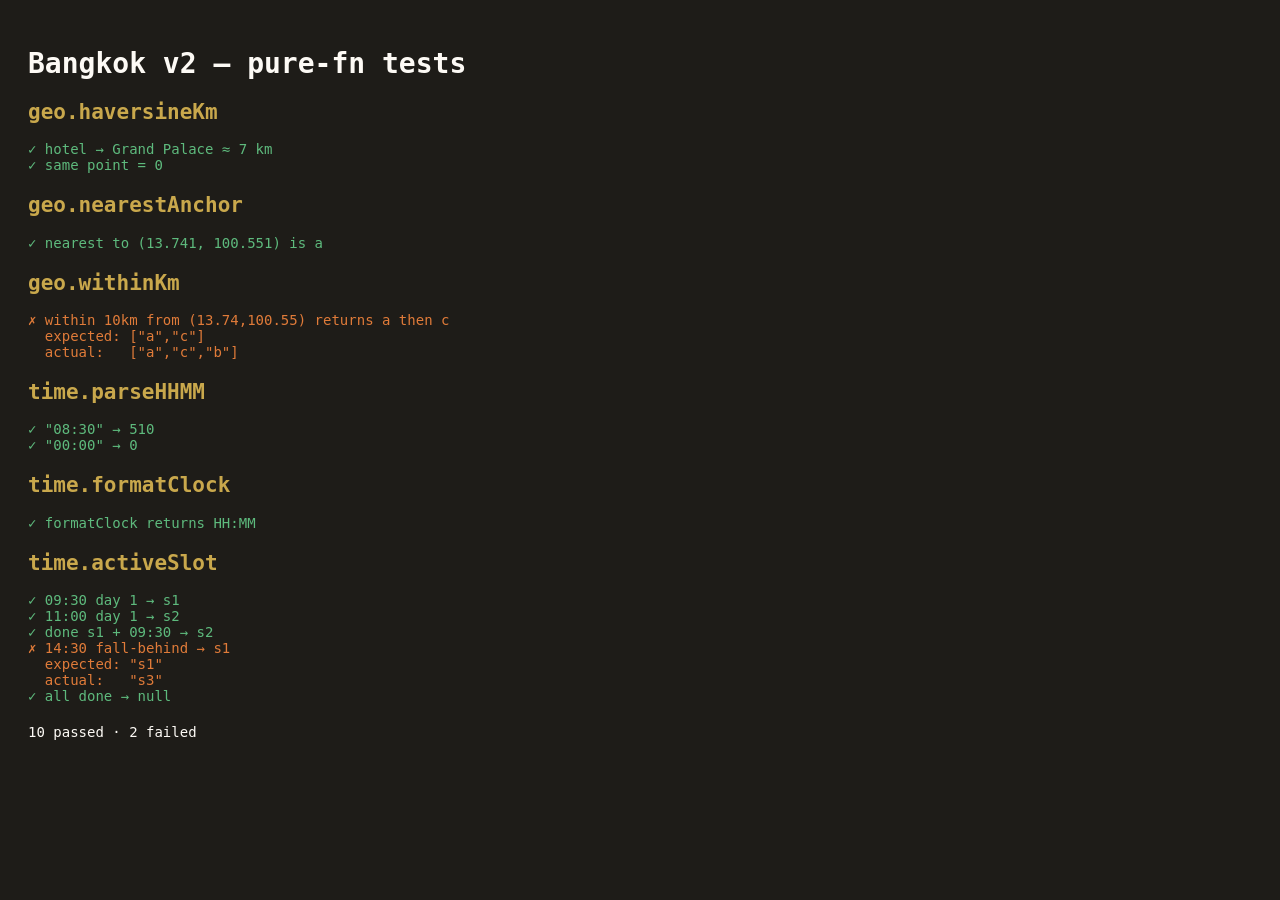
<file: projects/bangkok/v2/test/index.html>
<!DOCTYPE html>
<html><head><meta charset="UTF-8"><title>v2 tests</title>
<style>body{font:14px ui-monospace,monospace;padding:20px;background:#1E1C18;color:#FDFAF5}.pass{color:#5EBA7D}.fail{color:#E07B39}h2{margin-top:20px;color:#C9A84C}#out{white-space:pre}</style>
</head><body>
<h1>Bangkok v2 — pure-fn tests</h1>
<div id="out"></div>
<script type="module" src="./test.js"></script>
</body></html>
</file>
